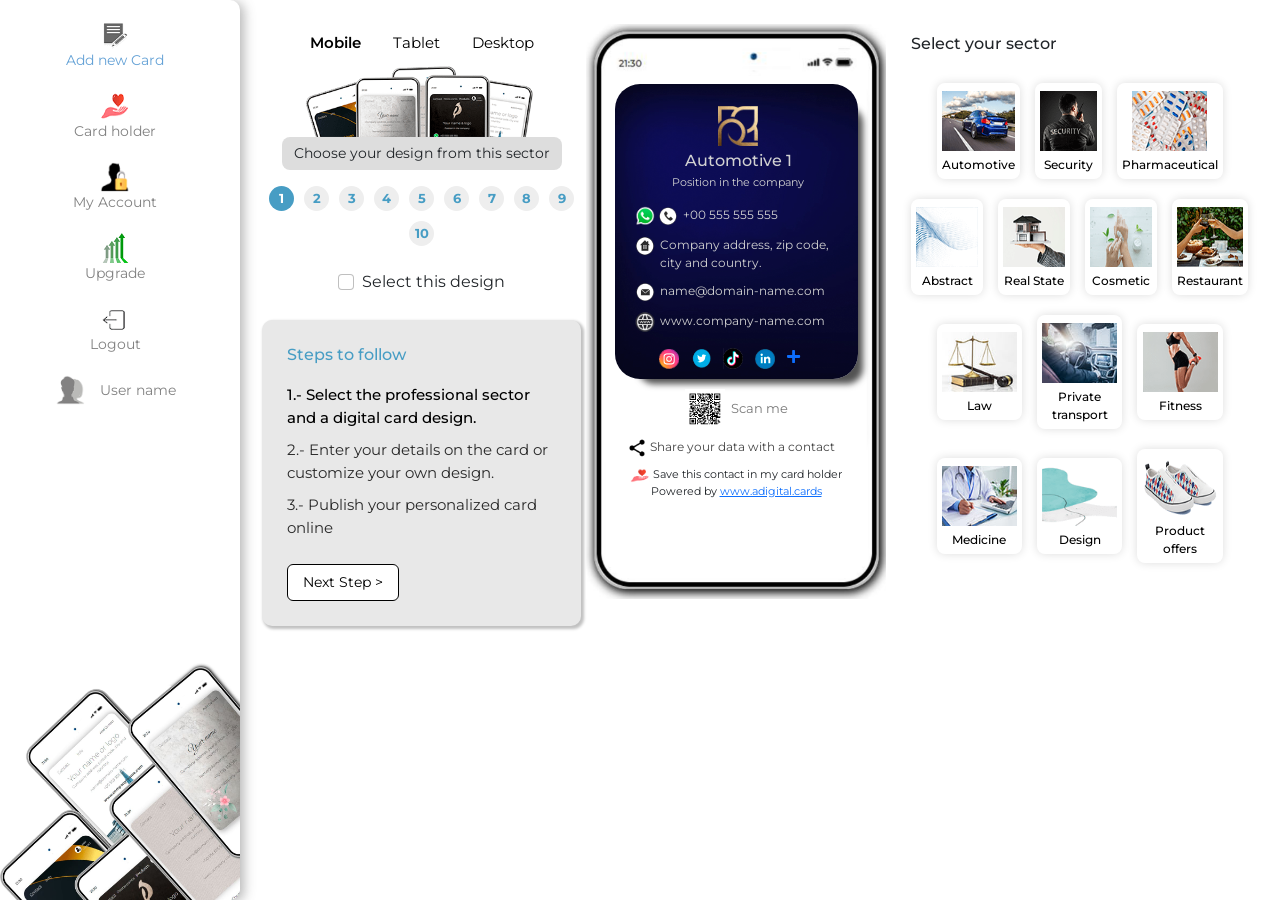
<file: index.html>
<!DOCTYPE html>
<html lang="en">
<head>
<meta charset="UTF-8">
<meta http-equiv="X-UA-Compatible" content="IE=edge">
<meta name="viewport" content="width=device-width, initial-scale=1.0">
<title>Add new card | aDigital Cards</title>
<!-- styleshet -->
<link href="https://fonts.googleapis.com/css2?family=Montserrat:ital,wght@0,300;0,400;0,500;0,600;0,700;1,600&display=swap" rel="stylesheet">
<link href="css/bootstrap.min.css" rel="stylesheet">
<link rel="stylesheet" href="css/all.min.css">
<link href="css/style.css" rel="stylesheet" type="text/css">
<link href="css/responsive.css" rel="stylesheet" type="text/css">
<link href="css/nice-select.css" rel="stylesheet" type="text/css">
<link href="css/bootstrap-tagsinput.css" rel="stylesheet"  type="text/css"/>
</head>
<body>
    <div class="wrapper">
        <div class="container-fluid">
            <div class="main-adital-card">
                <!-- Sidebar -->
                <nav class="sidebar sidebar-menu">

                    <!-- close sidebar menu -->
                    <div class="dismiss">
                        <i class="fas fa-arrow-left"></i>
                    </div>

                    <div class="logo">

                    </div>

                    <ul class="list-unstyled menu-elements">
                        <li class="active">
                            <a class="scroll-link" href="add-new-card.html"><img src="images/NewCardIcon_1NewCardIcon.png"><span>Add new Card</span></a>
                        </li>
                        <li>
                            <a class="scroll-link" href="cardholder.html"><img src="images/MyCardsIcon.png"><span>Card holder</span></a></a>
                        </li>
                        <li>
                            <a class="scroll-link" href="account.html"><img src="images/myAccount.png"><span>My Account</span></a>
                        </li>
                        <li>
                            <a class="scroll-link" href="upgrade.html"><img src="images/upgrade_1upgrade.png" width="35px"><span>Upgrade</span></a>
                        </li>
                        <li>
                            <a class="scroll-link" href="#"><img src="images/Logout_1Logout.png"><span>Logout</span></a>
                        </li>
                        <li>
                            <a class="scroll-link" href="#"><img src="images/iconUse.png" width="35px"><span>User name</span></a>
                        </li>
                    </ul>
                </nav>
                <!-- End sidebar -->

                <!-- Content -->
                <div class="content">
                    <!-- open sidebar menu -->
                    <a class="btn btn-primary btn-customized open-menu" href="#" role="button">
                        <i class="fas fa-bars"></i>
                    </a>
                    <div class="col-lg-12 col-xl-12 col-md-12 clkfn">
                        <div class="top-drop">
                            <h6>Add new digital card</h6>
                            <div class="slctCls">
                                <div class="dropdown">
                                    <a class="btn btn-secondary dropdown-toggle" href="#" role="button" data-bs-toggle="dropdown" aria-expanded="false">
                                      Steps to follow, touch here
                                    </a>
                                    <div class="steps-follow mt-4 dropdown-menu">
                                        <h6>Steps to follow</h6>

                                        <ul class="steps">
                                            <li>1.- Select the professional sector and a digital card design.</li>
                                            <li>2.- Enter your details on the card or customize your own design.</li>
                                            <li>3.- Publish your personalized card online</li>
                                        </ul>

                                        <a href="personalized-design.html" class="btn btn-light stepsbtn">Next Step &gt;</a>
                                    </div>
                                </div>
                                <div class="dropdown">
                                    <a class="btn btn-secondary dropdown-toggle" href="#" role="button" data-bs-toggle="dropdown" aria-expanded="false">
                                      Select your sector, touch here
                                    </a>
                                    <div class="select-sector dropdown-menu">
                                        <h5>Select your sector:</h5>
                                        <div class="sector-block Select-card">
                                            <div class="cardsbox active">
                                                <a href="#"  class="automotive">
                                                    <img src="images/automotive_1automotive.png">
                                                    <span>Automotive</span>
                                                </a>
                                            </div>

                                            <div class="cardsbox">
                                                <a href="#"  class="security">
                                                    <img src="images/security_1security.png">
                                                    <span>Security</span>
                                                </a>
                                            </div>
                                            <div class="cardsbox">
                                                <a href="#"  class="pharmaceutical">
                                                    <img src="images/pharmaceutical_1pharmaceutical.png">
                                                    <span>Pharmaceutical</span>
                                                </a>
                                            </div>
                                        </div>
                                        <div class="sector-block">
                                            <div class="cardsbox">
                                                <a href="#"  class="abstract">
                                                    <img src="images/abstract_1abstract.png">
                                                    <span>Abstract</span>
                                                </a>
                                            </div>
                                            <div class="cardsbox">
                                                <a href="#"  class="realstate">
                                                    <img src="images/realstate_1realstate.png">
                                                    <span>Real State</span>
                                                </a>
                                            </div>
                                            <div class="cardsbox">
                                                <a href="#"  class="cosmetic">
                                                    <img src="images/cosmetical_1cosmetical.png">
                                                    <span>Cosmetic</span>
                                                </a>
                                            </div>
                                            <div class="cardsbox">
                                                <a href="#"  class="restaurant">
                                                    <img src="images/restaurant_1restaurant.png">
                                                    <span>Restaurant</span>
                                                </a>
                                            </div>
                                        </div>
                                        <div class="sector-block Select-card">
                                            <div class="cardsbox">
                                                <a href="#"  class="law">
                                                    <img src="images/law_1law.jpg">
                                                    <span>Law</span>
                                                </a>
                                            </div>
                                            <div class="cardsbox">
                                                <a href="#"  class="privatetransport">
                                                    <img src="images/private_1private.jpg">
                                                    <span>Private transport</span>
                                                </a>
                                            </div>
                                            <div class="cardsbox">
                                                <a href="#"  class="fitness">
                                                    <img src="images/fitness_1fitness.png">
                                                    <span>Fitness</span>
                                                </a>
                                            </div>
                                        </div>
                                        <div class="sector-block Select-card">
                                            <div class="cardsbox">
                                                <a href="#"  class="medicine‍">
                                                    <img src="images/medicina_1medicina.jpg">
                                                    <span>Medicine‍</span>
                                                </a>
                                            </div>
                                            <div class="cardsbox">
                                                <a href="#" class="design">
                                                    <img src="images/design_1design.png">
                                                    <span>Design</span>
                                                </a>
                                            </div>
                                            <div class="cardsbox">
                                                <a href="#" class="productoffers">
                                                    <img src="images/productos.png">
                                                    <span>Product offers</span>
                                                </a>
                                            </div>
                                        </div>
                                    </div>
                                </div>
                            </div>
                        </div>
                        <div class="row py-4 mvp">
                            <div class="col-xl-4 col-lg-4 col-md-5">
                                <div class="left-card-block">
                                    <div class="select-device">

                                        <ul class="nav nav-tabs">
                                            <li class="nav-item">
                                            <a class="nav-link active mtb" data-bs-toggle="tab" href="#mobile">Mobile</a>
                                            </li>
                                            <li class="nav-item">
                                            <a class="nav-link tatb" data-bs-toggle="tab" href="#tablet">Tablet</a>
                                            </li>
                                            <li class="nav-item">
                                            <a class="nav-link dsktb" data-bs-toggle="tab" href="#desktop">Desktop</a>
                                            </li>
                                        </ul>
                                        <div class="mvrot">
                                            <div class="mvrotIner1">
                                                <div class="scren-img">
                                                    <img src="images/ChooseYourDesign.png" />
                                                </div>
                                                <p class="choose-ct">Choose your design from this sector</p>
                                            </div>
                                            <div class="mvrotIner2">
                                                <ul class="num-list">
                                                    <li class="automotive"><a class="active" href="#">1</a></li>
                                                    <li class="automotive"><a href="#">2</a></li>
                                                    <li class="automotive"><a href="#">3</a></li>
                                                    <li class="automotive"><a href="#">4</a></li>
                                                    <li class="automotive"><a href="#">5</a></li>
                                                    <li class="automotive"><a href="#">6</a></li>
                                                    <li class="automotive"><a href="#">7</a></li>
                                                    <li class="automotive"><a href="#">8</a></li>
                                                    <li class="automotive"><a href="#">9</a></li>
                                                    <li class="automotive"><a href="#">10</a></li>
                                                </ul>

                                                <div class="form-check mt-4 slt-desn">
                                                    <label class="form-check-label">
                                                    <input class="form-check-input" type="checkbox" id="checkdesign" name="option1" value="something">
                                                    Select this design</label>
                                                    <p class="checkError">Please click on the checkbox before proceeding to the next step.</p>
                                                </div>
                                            </div>
                                        </div>

                                        <div class="steps-follow mt-4">
                                            <h6>Steps to follow</h6>

                                            <ul class="steps">
                                                <li class="steps-1 active">1.- Select the professional sector and a digital card design.</li>
                                                <li class="steps-2">2.- Enter your details on the card or customize your own design.</li>
                                                <li class="steps-3">3.- Publish your personalized card online</li>
                                            </ul>

                                            <a href="#" class="btn btn-light stepsbtn">Next Step &gt;</a>
                                            <a href="#" class="btn btn-light stepsbtnFinish">Next Step &gt;</a>
                                        </div>

                                    </div>
                                </div>
                            </div>
                            <div class="col-xl-8 col-lg-8  col-md-7">
                                <div class="right-card-block">
                                    <div class="row">
                                        <div class="col-lg-12">
                                            <div class="screen-device-blok">
                                                <div class="tab-content">
                                                    <div class="tab-pane active" id="mobile">
                                                        <div class="row">
                                                            <div class="col-xl-5 col-lg-5 col-md-6">
                                                                <div class="mobile-device">
                                                                    <iframe class="mobile-frame cardDesign" src="card.html"></iframe>
                                                                </div>
                                                            </div>
                                                            <div class="col-xl-7 col-lg-7 col-md-6">
                                                                <div class="select-sector">
                                                                    <h5>Select your sector</h5>
                                                                    <div class="sector-block Select-card">
                                                                        <div class="cardsbox active">
                                                                            <a href="#" class="automotive">
                                                                                <img src="images/automotive_1automotive.png">
                                                                                <span>Automotive</span>
                                                                            </a>
                                                                        </div>

                                                                        <div class="cardsbox">
                                                                            <a href="#" class="security">
                                                                                <img src="images/security_1security.png">
                                                                                <span>Security</span>
                                                                            </a>
                                                                        </div>
                                                                        <div class="cardsbox">
                                                                            <a href="#" class="pharmaceutical">
                                                                                <img src="images/pharmaceutical_1pharmaceutical.png">
                                                                                <span>Pharmaceutical</span>
                                                                            </a>
                                                                        </div>
                                                                    </div>
                                                                    <div class="sector-block">
                                                                        <div class="cardsbox">
                                                                            <a href="#" class="abstract">
                                                                                <img src="images/abstract_1abstract.png">
                                                                                <span>Abstract</span>
                                                                            </a>
                                                                        </div>
                                                                        <div class="cardsbox">
                                                                            <a href="#" class="realstate">
                                                                                <img src="images/realstate_1realstate.png">
                                                                                <span>Real State</span>
                                                                            </a>
                                                                        </div>
                                                                        <div class="cardsbox">
                                                                            <a href="#" class="cosmetic">
                                                                                <img src="images/cosmetical_1cosmetical.png">
                                                                                <span>Cosmetic</span>
                                                                            </a>
                                                                        </div>
                                                                        <div class="cardsbox">
                                                                            <a href="#" class="restaurant">
                                                                                <img src="images/restaurant_1restaurant.png">
                                                                                <span>Restaurant</span>
                                                                            </a>
                                                                        </div>
                                                                    </div>
                                                                    <div class="sector-block Select-card">
                                                                        <div class="cardsbox">
                                                                            <a href="#" class="law">
                                                                                <img src="images/law_1law.jpg">
                                                                                <span>Law</span>
                                                                            </a>
                                                                        </div>
                                                                        <div class="cardsbox">
                                                                            <a href="#" class="privatetransport">
                                                                                <img src="images/private_1private.jpg">
                                                                                <span>Private transport</span>
                                                                            </a>
                                                                        </div>
                                                                        <div class="cardsbox">
                                                                            <a href="#" class="fitness">
                                                                                <img src="images/fitness_1fitness.png">
                                                                                <span>Fitness</span>
                                                                            </a>
                                                                        </div>
                                                                    </div>
                                                                    <div class="sector-block Select-card">
                                                                        <div class="cardsbox">
                                                                            <a href="#" class="medicine‍">
                                                                                <img src="images/medicina_1medicina.jpg">
                                                                                <span>Medicine‍</span>
                                                                            </a>
                                                                        </div>
                                                                        <div class="cardsbox">
                                                                            <a href="#" class="design">
                                                                                <img src="images/design_1design.png">
                                                                                <span>Design</span>
                                                                            </a>
                                                                        </div>
                                                                        <div class="cardsbox">
                                                                            <a href="#" class="productoffers">
                                                                                <img src="images/productos.png">
                                                                                <span>Product offers</span>
                                                                            </a>
                                                                        </div>
                                                                    </div>
                                                                </div>

                                                            </div>
                                                        </div>
                                                    </div>
                                                    <div class="tab-pane fade" id="tablet">
                                                        <div class="tablet-device">
                                                                <iframe class="tab-frame cardDesign" src="card.html"></iframe>
                                                        </div>
                                                    </div>
                                                    <div class="tab-pane fade" id="desktop">
                                                        <div class="desktop-device">
                                                            <iframe class="desktop-frame cardDesign" src="card.html"></iframe>
                                                        </div>
                                                    </div>
                                                </div>
                                            </div>
                                        </div>

                                    </div>

                                </div>
                            </div>
                        </div>
                    </div>
                </div>
                <!-- End content -->
            </div>
        </div>
    </div>

<!-- js     -->
<script src="js/jquery-3.6.1.min.js"></script>
<script src="js/bootstrap.bundle.min.js"></script>
<script src="js/all.min.js"></script>
<script src="js/bootstrap-tagsinput.min.js"></script>
<script src="js/jquery.nice-select.min.js"></script>
<script src="js/main.js"></script>
</body>
</html>
</file>
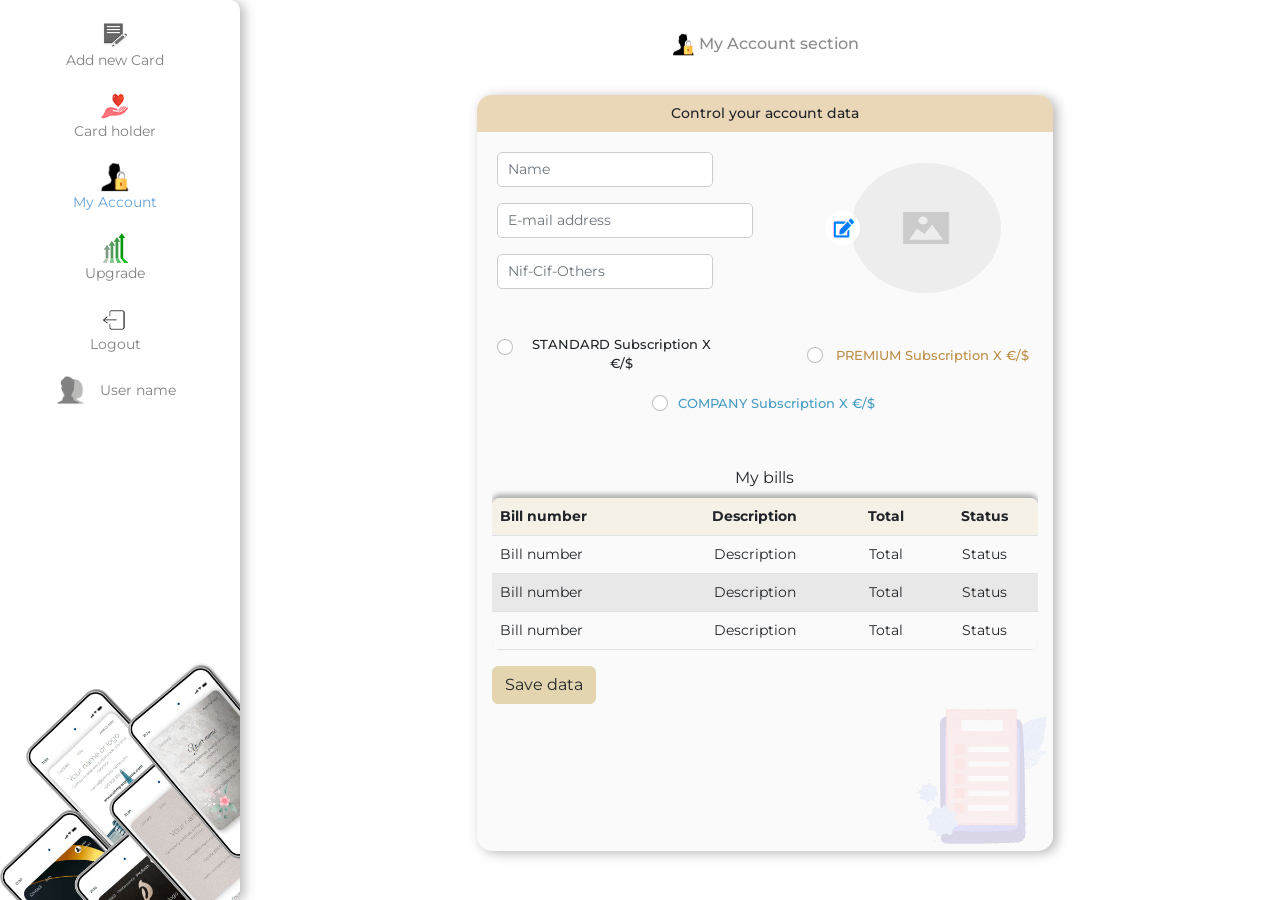
<file: account.html>
<!DOCTYPE html>
<html lang="en">
<head>
<meta charset="UTF-8">
<meta http-equiv="X-UA-Compatible" content="IE=edge">
<meta name="viewport" content="width=device-width, initial-scale=1.0">
<title>My account | aDigital Cards</title>
<!-- styleshet -->
<link href="https://fonts.googleapis.com/css2?family=Montserrat:ital,wght@0,300;0,400;0,500;0,600;0,700;1,600&display=swap" rel="stylesheet">
<link href="css/bootstrap.min.css" rel="stylesheet">
<link rel="stylesheet" href="css/all.min.css">
<link href="css/style.css" rel="stylesheet" type="text/css">
<link href="css/responsive.css" rel="stylesheet" type="text/css">
<link href="css/nice-select.css" rel="stylesheet" type="text/css">
<link href="css/bootstrap-tagsinput.css" rel="stylesheet"  type="text/css"/>
</head>
<body>
    <div class="wrapper">
        <div class="container-fluid">
            <div class="main-adital-card">
                <!-- Sidebar -->
                <nav class="sidebar sidebar-menu">

                    <!-- close sidebar menu -->
                    <div class="dismiss">
                        <i class="fas fa-arrow-left"></i>
                    </div>

                    <div class="logo">

                    </div>

                    <ul class="list-unstyled menu-elements">
                        <li >
                            <a class="scroll-link" href="add-new-card.html"><img src="images/NewCardIcon_1NewCardIcon.png"><span>Add new Card</span></a>
                        </li>
                        <li>
                            <a class="scroll-link" href="cardholder.html"><img src="images/MyCardsIcon.png"><span>Card holder</span></a></a>
                        </li>
                        <li class="active">
                            <a class="scroll-link" href="account.html"><img src="images/myAccount.png"><span>My Account</span></a>
                        </li>
                        <li>
                            <a class="scroll-link" href="upgrade.html"><img src="images/upgrade_1upgrade.png" width="35px"><span>Upgrade</span></a>
                        </li>
                        <li>
                            <a class="scroll-link" href="#"><img src="images/Logout_1Logout.png"><span>Logout</span></a>
                        </li>
                        <li>
                            <a class="scroll-link" href="#"><img src="images/iconUse.png" width="35px"><span>User name</span></a>
                        </li>
                    </ul>
                </nav>
                <!-- End sidebar -->

                <!-- Content -->
                <div class="content">
                    <!-- open sidebar menu -->
                    <a class="btn btn-primary btn-customized open-menu" href="#" role="button">
                        <i class="fas fa-bars"></i>
                    </a>
                    <div class="col-lg-12 col-xl-12 col-md-12">
                        <div class="cardholder-heading">
                            <h6><img  class="bticons" src="images/myAccount.png" width="23px" alt="My Cards" /> My Account section</h6>
                        </div>
                        <div class="row py-4 mvp myacont">
                            <div class="col-xl-7 col-lg-8 col-md-10">
                                <div class="left-cardholder-block">
                                    <div class="left-card-title">
                                        <h6>Control your account data</h6>
                                    </div>
                                    <div class="card-content">
                                        <form action="">
                                            <div class="tp-cont">
                                                <div class="lft-tp-cont">
                                                    <div class="mb-3">
                                                        <input type="text" class="form-control" placeholder="Name">
                                                    </div>
                                                    <div class="mb-3">
                                                        <input type="email" class="form-control" placeholder="E-mail address">
                                                    </div>
                                                    <div class="mb-3">
                                                        <input type="text" class="form-control" placeholder="Nif-Cif-Others">
                                                    </div>
                                                </div>
                                                <div class="rght-tp-cont">
                                                    <div class="prf-img">
                                                        <div class="upload">
                                                            <input class="form-control form-control-sm" id="formFileSm" type="file">
                                                            <img src="images/iconEditar_1iconEditar.png" class="upld-img">
                                                        </div>
                                                        <img src="images/defaultprofile.png" class="defaultprofile">
                                                    </div>
                                                </div>
                                                <div class="btm-tp-cont">
                                                    <div class="mb-3 form-check standard"  data-bs-toggle="modal" data-bs-target="#standard">
                                                        <input class="form-check-input" type="radio" name="flexRadioDefault" id="flexRadioDefault1">
                                                        <label class="form-check-label" for="flexRadioDefault1">
                                                            STANDARD Subscription X €/$
                                                        </label>
                                                    </div>
                                                    <div class="mb-3 form-check premimum"  data-bs-toggle="modal" data-bs-target="#premimum">
                                                        <input class="form-check-input" type="radio" name="flexRadioDefault" id="flexRadioDefault2">
                                                        <label class="form-check-label" for="flexRadioDefault2">
                                                            PREMIUM Subscription X €/$
                                                        </label>
                                                    </div>
                                                    <div class="mb-3 form-check company" data-bs-toggle="modal" data-bs-target="#company">
                                                        <input class="form-check-input" type="radio" name="flexRadioDefault" id="flexRadioDefault3">
                                                        <label class="form-check-label" for="flexRadioDefault3">
                                                            COMPANY Subscription X €/$
                                                        </label>
                                                    </div>
                                                </div>
                                            </div>
                                            <div class="card-list bill">
                                                <div class="table-responsive">
                                                    <p>My bills</p>
                                                    <table class="table align-middle">
                                                      <thead>
                                                        <tr>
                                                            <th>Bill number</th>
                                                            <th>Description</th>
                                                            <th>Total</th>
                                                            <th>Status</th>
                                                        </tr>
                                                      </thead>
                                                      <tbody>
                                                        <tr>
                                                            <td>Bill number</td>
                                                            <td>Description</td>
                                                            <td>Total</td>
                                                            <td>Status</td>
                                                        </tr>
                                                        <tr>
                                                            <td>Bill number</td>
                                                            <td>Description</td>
                                                            <td>Total</td>
                                                            <td>Status</td>
                                                        </tr>
                                                        <tr>
                                                            <td>Bill number</td>
                                                            <td>Description</td>
                                                            <td>Total</td>
                                                            <td>Status</td>
                                                        </tr>
                                                      </tbody>
                                                    </table>
                                                </div>
                                                <button type="submit" class="btn btn-primary">Save data</button>
                                            </div>
                                        </form>
                                    </div>
                                </div>
                            </div>
                        </div>
                    </div>
                </div>
                <!-- End content -->
                <div class="pymentmdol">
                     <!-- Modal -->
                    <div class="modal fade" id="standard" data-bs-backdrop="static" data-bs-keyboard="false" tabindex="-1" aria-labelledby="staticBackdropLabel" aria-hidden="true">
                        <div class="modal-dialog  modal-dialog-centered">
                        <div class="modal-content">
                            <div class="modal-header">
                            <button type="button" class="btn-close" data-bs-dismiss="modal" aria-label="Close"></button>
                            </div>
                            <div class="modal-body">
                                <p>Subscription Standard: PRICE X</p>
                                <p>Subscription time: XX mounths</p>
                                <a href="#"><img src="images/paypal.png"></a>
                                <a href="#"><img src="images/sofort.png"></a>
                                <a href="#"><img src="images/tarjeta.png"></a>
                                <img class="powerbypaypal" src="images/powerbypaypal.png">
                            </div>
                        </div>
                        </div>
                    </div>
                    <!-- Modal -->
                    <div class="modal fade" id="premimum" data-bs-backdrop="static" data-bs-keyboard="false" tabindex="-1" aria-labelledby="staticBackdropLabel" aria-hidden="true">
                        <div class="modal-dialog  modal-dialog-centered">
                        <div class="modal-content">
                            <div class="modal-header">
                            <button type="button" class="btn-close" data-bs-dismiss="modal" aria-label="Close"></button>
                            </div>
                            <div class="modal-body">
                                <p>Subscription Premimum: PRICE X</p>
                                <p>Subscription time: XX mounths</p>
                                <a href="#"><img clas="paypal" src="images/paypal.png"></a>
                                <a href="#"><img clas="sofort" src="images/sofort.png"></a>
                                <a href="#"><img clas="tarjeta" src="images/tarjeta.png"></a>
                                <img class="powerbypaypal" src="images/powerbypaypal.png">
                            </div>
                        </div>
                        </div>
                    </div>
                    <!-- Modal -->
                    <div class="modal fade" id="company" data-bs-backdrop="static" data-bs-keyboard="false" tabindex="-1" aria-labelledby="staticBackdropLabel" aria-hidden="true">
                        <div class="modal-dialog  modal-dialog-centered">
                        <div class="modal-content">
                            <div class="modal-header">
                            <button type="button" class="btn-close" data-bs-dismiss="modal" aria-label="Close"></button>
                            </div>
                            <div class="modal-body">
                                <p>Subscription Company: PRICE X</p>
                                <p>Subscription time: XX mounths</p>
                                <a href="#"><img clas="paypal" src="images/paypal.png"></a>
                                <a href="#"><img clas="sofort" src="images/sofort.png"></a>
                                <a href="#"><img clas="tarjeta" src="images/tarjeta.png"></a>
                                <img class="powerbypaypal" src="images/powerbypaypal.png">
                            </div>
                        </div>
                        </div>
                    </div>
                </div>
            </div>
        </div>
    </div>
<!-- js     -->
<script src="js/jquery-3.6.1.min.js"></script>
<script src="js/bootstrap.bundle.min.js"></script>
<script src="js/all.min.js"></script>
<script src="js/bootstrap-tagsinput.min.js"></script>
<script src="js/jquery.nice-select.min.js"></script>
<script src="js/main.js"></script>
</body>
</html>
</file>
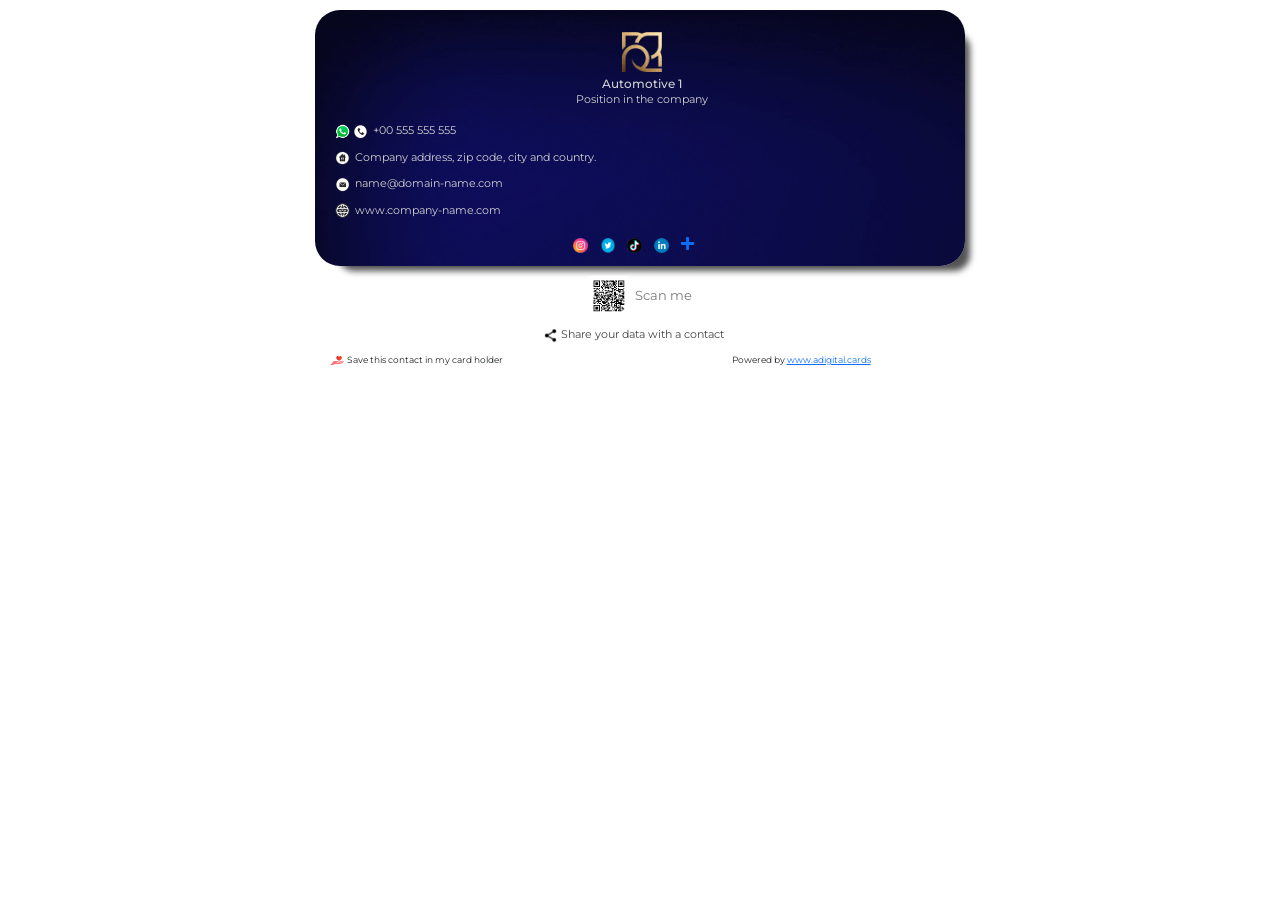
<file: card.html>
<!DOCTYPE html>
<html lang="en">
<head>
<meta charset="UTF-8">
<meta http-equiv="X-UA-Compatible" content="IE=edge">
<meta name="viewport" content="width=device-width, initial-scale=1">
<title>aDigital Cards</title>
<!-- styleshet -->
<link href="https://fonts.googleapis.com/css2?family=Montserrat:ital,wght@0,300;0,400;0,500;0,600;0,700;1,600&display=swap" rel="stylesheet">
<link href="https://fonts.googleapis.com/css2?family=Lato:wght@300;400;700&display=swap" rel="stylesheet">
<link href="https://fonts.googleapis.com/css2?family=Abhaya+Libre:wght@400;500;600;700&display=swap" rel="stylesheet">
<link href="https://fonts.googleapis.com/css2?family=Merriweather+Sans:wght@300;400;500;600;700&display=swap" rel="stylesheet">
<link href="https://fonts.googleapis.com/css2?family=Alegreya+Sans:wght@300;400;500;700&display=swap" rel="stylesheet">
<link href="https://fonts.googleapis.com/css2?family=Aleo:wght@300;400;700&display=swap" rel="stylesheet">
<link href="css/bootstrap.min.css" rel="stylesheet">
<link rel="stylesheet" href="css/all.min.css">
<link href="css/style.css" rel="stylesheet" type="text/css">
<link href="css/responsive.css" rel="stylesheet" type="text/css">
</head>
<body class="automotivecard1">
 <div class="desktop-content">

    <div class="main-desktop-block main-mobile-block main-tab-block">

        <div class="body-content">
            <div class="main-card-block deskblock">
                <div class="tp-tabs-btn">
                    <div class="tb-cont-1">
                        <a href="#" id="contactEdit" class="crdEditbtns"  data-bs-toggle="modal" data-bs-target="#editOption"><img src="images/iconEditar_1iconEditar.png"></a>
                        <p>Contact</p>
                    </div>
                    <div class="tb-cont-1">
                        <a href="#" id="moreEdit"  class="crdEditbtns"  data-bs-toggle="modal" data-bs-target="#editOption"><img src="images/iconEditar_1iconEditar.png"></a>
                        <p>More</p>
                    </div>
                    <div class="tb-cont-1">
                        <a href="#" id="infoEdit"  class="crdEditbtns"  data-bs-toggle="modal" data-bs-target="#editOption"><img src="images/iconEditar_1iconEditar.png"></a>
                        <p></p>
                    </div>
                </div>
                <div class="tabs-contn1">
                    <div class="logo">
                        <a href="#" id="logoEdit"  class="crdEditbtns"  data-bs-toggle="modal" data-bs-target="#editOption"><img src="images/iconEditar_1iconEditar.png"></a>
                        <a href="#"><img src="images/logoDesign2-2.png"></a>
                        <a href="#" id="bgEdit"  class="crdEditbtns"  data-bs-toggle="modal" data-bs-target="#editOption"><img src="images/iconEditar_1iconEditar.png"></a>
                    </div>
                    <h4 class="titlesec">
                        <a href="#" id="titleEdit"  class="crdEditbtns"  data-bs-toggle="modal" data-bs-target="#editOption"><img src="images/iconEditar_1iconEditar.png"></a>
                        <span class="ttlcls">Automotive 1</span>
                        <br>
                        <a href="#" id="positionEdit"  class="crdEditbtns"  data-bs-toggle="modal" data-bs-target="#editOption"><img src="images/iconEditar_1iconEditar.png"></a>
                        <span class="pstcls">Position in the company</span>
                    </h4>

                    <ul class="details-list mt-3">
                        <li>
                            <a href="tel:+34653365074">
                                <span class="contIcons"><img src="images/whatsapp-icon.png"> <img src="images/phone-icon.png"></span> <span>+00 555 555 555</span>
                            </a>
                            <a href="#" id="pnumberEdit"  class="crdEditbtns"  data-bs-toggle="modal" data-bs-target="#editOption"><img src="images/iconEditar_1iconEditar.png"></a>
                        </li>
                        <li>
                            <a href="#"><span class="contIcons"><img src="images/home-icon.png"></span>
                                <span>Company address, zip code, city and country.</span>
                            </a>
                            <a href="#" id="addressEdit"  class="crdEditbtns"  data-bs-toggle="modal" data-bs-target="#editOption"><img style="width: 30px !important" src="images/iconEditar_1iconEditar.png"></a>
                        </li>
                        <li>
                            <a href="mailto:name@domain-name.com"><span class="contIcons"><img src="images/Emailicono.png"></span>
                                <span>name@domain-name.com</span>
                            </a>
                            <a href="#" id="emailEdit"  class="crdEditbtns"  data-bs-toggle="modal" data-bs-target="#editOption"><img src="images/iconEditar_1iconEditar.png"></a>
                        </li>
                        <li>
                            <a href="www.company-name.com">
                            <span class="contIcons"><img src="images/web-icon1.png"></span> <span>www.company-name.com</span>
                            </a>
                            <a href="#" id="websiteEdit"  class="crdEditbtns"  data-bs-toggle="modal" data-bs-target="#editOption"><img src="images/iconEditar_1iconEditar.png"></a>
                        </li>
                    </ul>

                    <ul class="social-link">
                        <li><a href="#"><img src="images/instagram.png" alt="instagram"></a></li>
                        <li><a href="#"><img src="images/twitter.png" alt="instagram"></a></li>
                        <li><a href="#"><img src="images/ticktok.png" alt="instagram"></a></li>
                        <li><a href="#"><img src="images/linkedin.png" alt="instagram"></a></li>
                        <li><a href="#"><i class="fa fa-plus"></i></a></li>
                        <li><a href="#" id="socialEdit"  class="crdEditbtns"  data-bs-toggle="modal" data-bs-target="#editOption"><img src="images/iconEditar_1iconEditar.png"></a></li>
                    </ul>
                </div>
                <div class="tabs-contn2" style="display:none;">
                    <div class="descr">
                        <div class="descr1">
                            <p>Description 1</p>
                            <a href="#" id="descr1Edit"  class="crdEditbtns"  data-bs-toggle="modal" data-bs-target="#editOption"><img src="images/iconEditar_1iconEditar.png"></a>
                        </div>
                        <div class="descr1">
                            <p>Description 2</p>
                            <a href="#" id="descr2Edit"  class="crdEditbtns"  data-bs-toggle="modal" data-bs-target="#editOption"><img src="images/iconEditar_1iconEditar.png"></a>
                        </div>
                        <div class="descr1">
                            <p>Description 3</p>
                            <a href="#" id="descr3Edit"  class="crdEditbtns"  data-bs-toggle="modal" data-bs-target="#editOption"><img src="images/iconEditar_1iconEditar.png"></a>
                        </div>
                        <div class="descr1">
                            <p>Description 4</p>
                            <a href="#" id="descr4Edit"  class="crdEditbtns"  data-bs-toggle="modal" data-bs-target="#editOption"><img src="images/iconEditar_1iconEditar.png"></a>
                        </div>
                        <div class="descr1">
                            <p>Description 5</p>
                            <a href="#" id="descr5Edit"  class="crdEditbtns"  data-bs-toggle="modal" data-bs-target="#editOption"><img src="images/iconEditar_1iconEditar.png"></a>
                        </div>
                    </div>
                    <div class="video">
                        <a href="#" id="videoEdit"  class="crdEditbtns"  data-bs-toggle="modal" data-bs-target="#editOption"><img src="images/iconEditar_1iconEditar.png"></a>
                        <video width="100%" height="100%" controls>
                            <source src="https://www.w3schools.com/tags/movie.mp4" type="video/mp4">
                        </video>
                    </div>
                </div>
            </div>

            <div class="bottom-block-card">
                <div class="qr-scan d-flex">
                    <img src="images/qr-digitalcard.png" alt="scan" />
                    <span>Scan me</span>
                </div>

                <div class="dropdown share-data">
                    <a class="dropdown-toggle" data-bs-toggle="dropdown">
                        <img class="bticons" src="images/share.png" width="23px" alt="share" /> Share your data with a contact
                    </a>
                    <ul class="dropdown-menu">
                        <p class="bg-primary">When you have personalized your digital card you can share it:</p>
                        <div class="d-flex justify-content-center flex-wrap slinks">
                            <li><a class="dropdown-item" href="https://wa.me/+9134653365074" target="_blank"><img src="images/whatsapp-icon.png" width="32px" alt="whatsapp"> Whatsapp</a></li>
                            <li><a class="dropdown-item" href="#"><img src="images/telegram-iocn.png" width="28px" alt="Telegram"> Telegram</a></li>
                            <li><a class="dropdown-item" href="mailto:name@domain-name.com"><img src="images/emailShare.png" width="32px" alt="email share"> E-mail</a></li>
                        </div>
                    </ul>
                </div>
            </div>
            <div class="row deskfot">
                <div class="col-xl-6 col-lg-6 col-md-6">
                    <p><img  class="bticons" src="images/MyCardsIcon.png" width="23px" alt="My Cards" /> Save this contact in my card holder</p>
                </div>
                <div class="col-xl-6 col-lg-6 col-md-6">
                    <p class="text-center"><span>Powered by</span> <a href="#" class="powerlink" style="display:inline-block">www.adigital.cards</a></p>
                </div>
            </div>

        </div>
    </div>

     <!-- Modal -->
    <div class="modal fade" id="editOption" data-bs-backdrop="static" data-bs-keyboard="false" tabindex="-1" aria-labelledby="staticBackdropLabel" aria-hidden="true">
        <div class="modal-dialog  modal-dialog-centered">
             <div class="modal-content">
                 <div class="modal-header">
                    <h6>Edit Option</h6>
                    <button type="button" class="btn-close mdlclose" data-bs-dismiss="modal" aria-label="Close"></button>
                 </div>
                 <div class="modal-body">
                    <div class="socialedt"></div>
                    <div class="sclicn">
                        <div class="form-check form-switch">
                            <p><b>Show/Hide Icons</b></p>
                            <label class="form-check-label" for="displaySwitchIcon">Hide</label>
                            <input class="form-check-input" type="checkbox" role="switch" id="displaySwitchIcon" checked>
                            <label class="form-check-label" for="displaySwitchIcon">Show</label>
                        </div>
                    </div>
                    <div class="txtinp">
                        <input type="text" id="edtxt" class="form-control" placeholder="Enter the text">
                        <button type="button" class="btn btn-primary" id="saveFn">Save</button>
                    </div>
                    <div class="editsOptions">
                        <button type="button" class="colOpn" >Color</button>
                        <div class="dropdnCol setDeactv">
                            <div class="flex">
                                <div class="card">
                                  <div class="container">
                                    <div id="demo">
                                      <div justify="between" class="flex">
                                        <input placeholder="Insert Color Code" id="color-text" />
                                      </div>
                                      <div class="spacer"></div>
                                      <div id="picker"></div>
                                    </div>
                                  </div>
                                </div>
                            </div>
                        </div>
                        <button type="button"  class="fonOpn">Font</button>
                        <div class="dropdnFon setDeactv">
                            <div class="flex">
                                <div class="card">
                                  <div class="container">
                                    <div id="demo">
                                        <select class="form-select" id="slctFnt">
                                            <option>Select Font</option>
                                            <option value="'Abhaya Libre', serif">Abhaya Libre</option>
                                            <option value="'Alegreya Sans', sans-serif">Alegreya Sans</option>
                                            <option value="'Aleo', serif">Aleo</option>
                                            <option value="'Lato', sans-serif">Lato</option>
                                            <option value="'Merriweather Sans', sans-serif">Merriweather Sans</option>
                                            <option value="'Montserrat', sans-serif">Montserrat</option>
                                         </select>
                                        <!-- <select class="form-select" id="slctFntWeight">
                                            <option>Select Font Width</option>
                                            <option value="100">100</option>
                                            <option value="200">200</option>
                                            <option value="300">300</option>
                                            <option value="400">400</option>
                                            <option value="500">500</option>
                                            <option value="600">600</option>
                                            <option value="700">700</option>
                                        </select>
                                        <div class="mb-3">
                                            <input type="text" class="form-control" id="inputFontSize" placeholder="Font Size in px">
                                          </div> -->
                                    </div>
                                  </div>
                                </div>
                            </div>
                        </div>
                        <button type="button"  class="backOpn">Background</button>
                        <div class="dropdnBack setDeactv">
                            <div class="flex">
                                <div class="card">
                                  <div class="container">
                                    <div id="demo">
                                      <div justify="between" class="flex">
                                        <input placeholder="Insert Color Code" id="color-text" />
                                      </div>
                                      <div class="spacer"></div>
                                      <div id="picker2"></div>
                                    </div>
                                  </div>
                                </div>
                            </div>
                        </div>
                        <button type="button"  class="opctOpn">Opacity</button>
                        <div class="dropdnopct setDeactv">
                            <div class="flex">
                                <div class="card">
                                  <div class="container">
                                    <div id="demo">
                                        <label for="customRange3" class="form-label">Opacity</label>
                                        <input type="range" class="form-range" min="0" max="1" step="0.1" id="opacityRange">
                                    </div>
                                  </div>
                                </div>
                            </div>
                        </div>
                        <button type="button"  class="disOpn">Display</button>
                        <div class="dropdnDis setDeactv">
                            <div class="flex">
                                <div class="card">
                                  <div class="container">
                                    <div id="demo">
                                        <div class="form-check form-switch">
                                            <label class="form-check-label" for="displaySwitch">Hide</label>
                                            <input class="form-check-input" type="checkbox" role="switch" id="displaySwitch" checked>
                                            <label class="form-check-label" for="displaySwitch">Show</label>
                                        </div>
                                    </div>
                                  </div>
                                </div>
                            </div>
                        </div>
                    </div>
                 </div>
             </div>
        </div>
    </div>

</div>
<script src="js/jquery-3.6.1.min.js"></script>
<script src="js/bootstrap.bundle.min.js"></script>
<script src="js/all.min.js"></script>
<script type="module" src="js/index.js"></script>
</body>
</html>
</file>
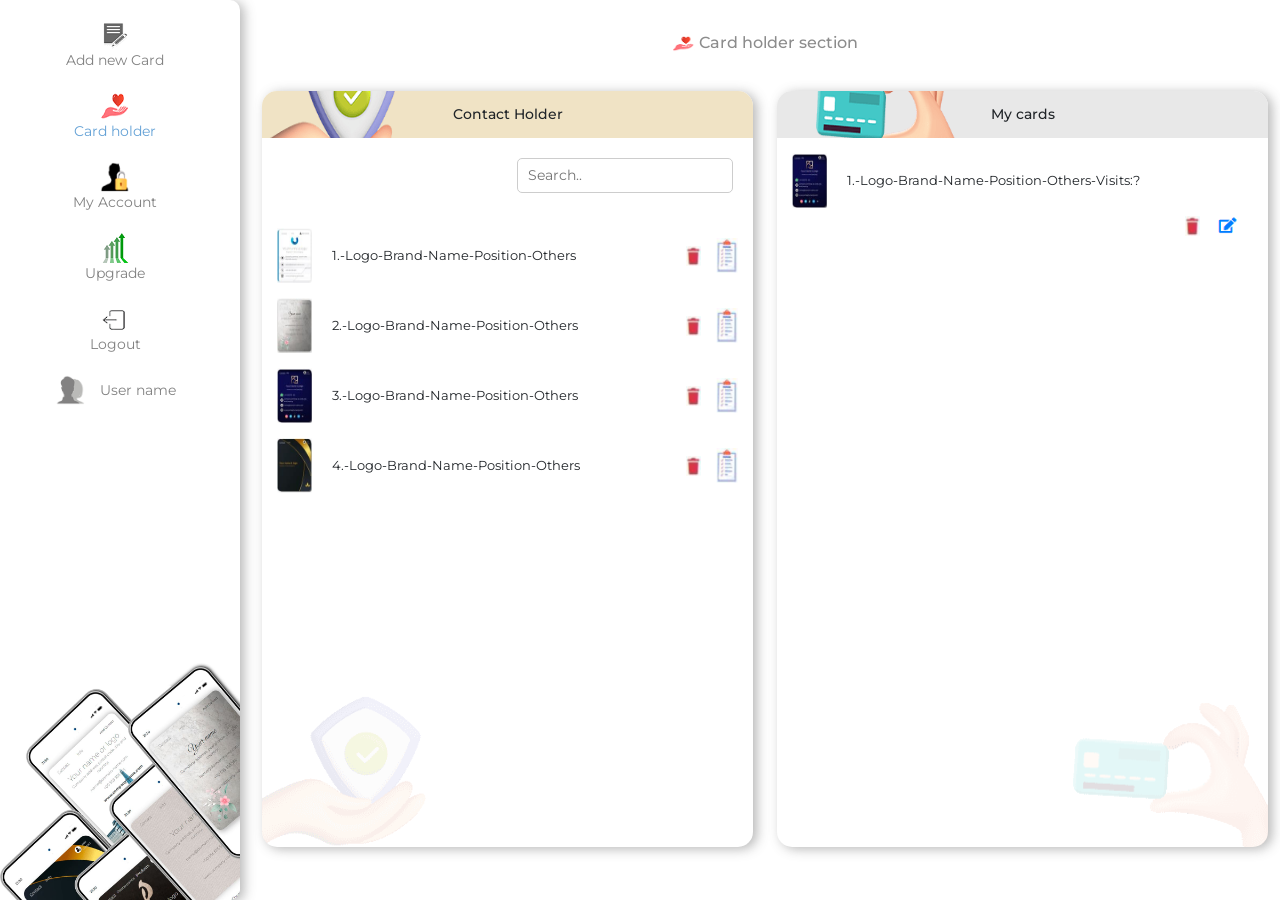
<file: cardholder.html>
<!DOCTYPE html>
<html lang="en">
<head>
<meta charset="UTF-8">
<meta http-equiv="X-UA-Compatible" content="IE=edge">
<meta name="viewport" content="width=device-width, initial-scale=1.0">
<title>Card holder | aDigital Cards</title>
<!-- styleshet -->
<link href="https://fonts.googleapis.com/css2?family=Montserrat:ital,wght@0,300;0,400;0,500;0,600;0,700;1,600&display=swap" rel="stylesheet">
<link href="css/bootstrap.min.css" rel="stylesheet">
<link rel="stylesheet" href="css/all.min.css">
<link href="css/style.css" rel="stylesheet" type="text/css">
<link href="css/responsive.css" rel="stylesheet" type="text/css">
<link href="css/nice-select.css" rel="stylesheet" type="text/css">
<link href="css/bootstrap-tagsinput.css" rel="stylesheet"  type="text/css"/>
</head>
<body>
    <div class="wrapper">
        <div class="container-fluid">
            <div class="main-adital-card">
                <!-- Sidebar -->
                <nav class="sidebar sidebar-menu">

                    <!-- close sidebar menu -->
                    <div class="dismiss">
                        <i class="fas fa-arrow-left"></i>
                    </div>

                    <div class="logo">

                    </div>

                    <ul class="list-unstyled menu-elements">
                        <li >
                            <a class="scroll-link" href="add-new-card.html"><img src="images/NewCardIcon_1NewCardIcon.png"><span>Add new Card</span></a>
                        </li>
                        <li class="active">
                            <a class="scroll-link" href="cardholder.html"><img src="images/MyCardsIcon.png"><span>Card holder</span></a></a>
                        </li>
                        <li>
                            <a class="scroll-link" href="account.html"><img src="images/myAccount.png"><span>My Account</span></a>
                        </li>
                        <li>
                            <a class="scroll-link" href="upgrade.html"><img src="images/upgrade_1upgrade.png" width="35px"><span>Upgrade</span></a>
                        </li>
                        <li>
                            <a class="scroll-link" href="#"><img src="images/Logout_1Logout.png"><span>Logout</span></a>
                        </li>
                        <li>
                            <a class="scroll-link" href="#"><img src="images/iconUse.png" width="35px"><span>User name</span></a>
                        </li>
                    </ul>
                </nav>
                <!-- End sidebar -->

                <!-- Content -->
                <div class="content">
                    <!-- open sidebar menu -->
                    <a class="btn btn-primary btn-customized open-menu" href="#" role="button">
                        <i class="fas fa-bars"></i>
                    </a>
                    <div class="col-lg-12 col-xl-12 col-md-12">
                        <div class="cardholder-heading">
                            <h6><img  class="bticons" src="images/MyCardsIcon.png" width="23px" alt="My Cards" /> Card holder section</h6>
                        </div>
                        <div class="row py-4 mvp">
                            <div class="col-xl-6 col-lg-6 col-md-12">
                                <div class="left-cardholder-block">
                                    <div class="left-card-title">
                                        <h6>Contact Holder</h6>
                                    </div>
                                    <div class="card-content">
                                        <div class="tp-cont">
                                            <div class="top-drop">
                                                <div class="slctCls">
                                                    <div class="dropdown">
                                                        <a class="btn btn-secondary dropdown-toggle" href="#" role="button" data-bs-toggle="dropdown" aria-expanded="false">
                                                          Steps your sector, touch here
                                                        </a>
                                                        <div class="steps-follow mt-4 dropdown-menu">
                                                            <ul class="steps">
                                                                <li>Option 1</li>
                                                                <li>Option 2</li>
                                                                <li>Option 3</li>
                                                            </ul>
                                                        </div>
                                                    </div>
                                                </div>
                                            </div>
                                            <div class="search-container">
                                                <form action="">
                                                    <input type="text" placeholder="Search.." name="search">
                                                </form>
                                            </div>
                                        </div>
                                        <div class="card-list">
                                            <div class="card-list-item">
                                                <div class="itm-lft">
                                                    <img class="cardimg" src="images/miniTarjeta2_1miniTarjeta2.jpg">
                                                    <p>1.-Logo-Brand-Name-Position-Others</p>
                                                </div>
                                                <div class="itm-rght">
                                                    <a href="#"><img class="delimg" src="images/delete.jpg"></a>
                                                    <a href="#" class="cmmt" data-bs-toggle="modal" data-bs-target="#staticBackdrop"><img class="comimg" src="images/comment.jpg"></a>
                                                </div>
                                            </div>
                                            <div class="card-list-item">
                                                <div class="itm-lft">
                                                    <img class="cardimg" src="images/miniTarjeta3_1miniTarjeta3.jpg">
                                                    <p>2.-Logo-Brand-Name-Position-Others</p>
                                                </div>
                                                <div class="itm-rght">
                                                    <a href="#"><img class="delimg" src="images/delete.jpg"></a>
                                                    <a href="#" class="cmmt" data-bs-toggle="modal" data-bs-target="#staticBackdrop"><img class="comimg" src="images/comment.jpg"></a>
                                                </div>
                                            </div>
                                            <div class="card-list-item">
                                                <div class="itm-lft">
                                                    <img class="cardimg" src="images/miniTarjeta1_1miniTarjeta1.jpg">
                                                    <p>3.-Logo-Brand-Name-Position-Others</p>
                                                </div>
                                                <div class="itm-rght">
                                                    <a href="#"><img class="delimg" src="images/delete.jpg"></a>
                                                    <a href="#" class="cmmt" data-bs-toggle="modal" data-bs-target="#staticBackdrop"><img class="comimg" src="images/comment.jpg"></a>
                                                </div>
                                            </div>
                                            <div class="card-list-item">
                                                <div class="itm-lft">
                                                    <img class="cardimg" src="images/mniTarjeta4_1mniTarjeta4.jpg">
                                                    <p>4.-Logo-Brand-Name-Position-Others</p>
                                                </div>
                                                <div class="itm-rght">
                                                    <a href="#"><img class="delimg" src="images/delete.jpg"></a>
                                                    <a href="#" class="cmmt" data-bs-toggle="modal" data-bs-target="#staticBackdrop"><img class="comimg" src="images/comment.jpg"></a>
                                                </div>
                                            </div>
                                            <!-- Modal -->
                                            <div class="modal fade" id="staticBackdrop" data-bs-backdrop="static" data-bs-keyboard="false" tabindex="-1" aria-labelledby="staticBackdropLabel" aria-hidden="true">
                                                <div class="modal-dialog  modal-dialog-centered">
                                                <div class="modal-content">
                                                    <div class="modal-header">
                                                    <button type="button" class="btn-close" data-bs-dismiss="modal" aria-label="Close"></button>
                                                    </div>
                                                    <div class="modal-body">
                                                        <form id="comments">
                                                            <div class="mb-3">
                                                              <textarea class="form-control" placeholder="Comments..."></textarea>
                                                            </div>
                                                            <button type="submit" class="btn btn-primary">Save</button>
                                                        </form>
                                                    </div>
                                                </div>
                                                </div>
                                            </div>
                                        </div>
                                    </div>
                                </div>
                            </div>
                            <div class="col-xl-6 col-lg-6  col-md-12">
                                <div class="right-cardholder-block">
                                    <div class="right-card-title">
                                        <h6>My cards</h6>
                                    </div>
                                    <div class="card-content">
                                        <div class="card-list">
                                            <div class="card-list-item">
                                                <div class="itm-lft">
                                                    <img class="cardimg" src="images/miniTarjeta1_1miniTarjeta1.jpg">
                                                    <p>1.-Logo-Brand-Name-Position-Others-Visits:?</p>
                                                </div>
                                               <div class="itm-rght">
                                                    <a href="#"><img class="delimg" src="images/delete.jpg"></a>
                                                    <a href="#" class="listedit"><img class="comimg" src="images/iconEditar_1iconEditar.png"></a>
                                                    <div class="top-drop">
                                                        <div class="slctCls">
                                                            <div class="dropdown">
                                                                <a class="btn btn-secondary dropdown-toggle" href="#" role="button" data-bs-toggle="dropdown" aria-expanded="false">
                                                                Who?
                                                                </a>
                                                                <div class="steps-follow mt-4 dropdown-menu">
                                                                    <p class="droptitl">This person has seen your card:</p>
                                                                    <ul class="steps">
                                                                        <li>
                                                                            <div class="card-list-item">
                                                                                <div class="itm-lft">
                                                                                    <img class="cardimg" src="images/miniTarjeta1_1miniTarjeta1.jpg">
                                                                                    <p>1.-Logo-Brand-Name-Position-Others</p>
                                                                                </div>
                                                                            </div>
                                                                        </li>
                                                                    </ul>
                                                                </div>
                                                            </div>
                                                        </div>
                                                    </div>
                                               </div>
                                            </div>
                                        </div>
                                    </div>
                                </div>
                            </div>
                        </div>
                    </div>
                </div>
                <!-- End content -->
            </div>
        </div>
    </div>



<!-- js     -->
<script src="js/jquery-3.6.1.min.js"></script>
<script src="js/bootstrap.bundle.min.js"></script>
<script src="js/all.min.js"></script>
<script src="js/bootstrap-tagsinput.min.js"></script>
<script src="js/jquery.nice-select.min.js"></script>
<script src="js/main.js"></script>
</body>
</html>
</file>
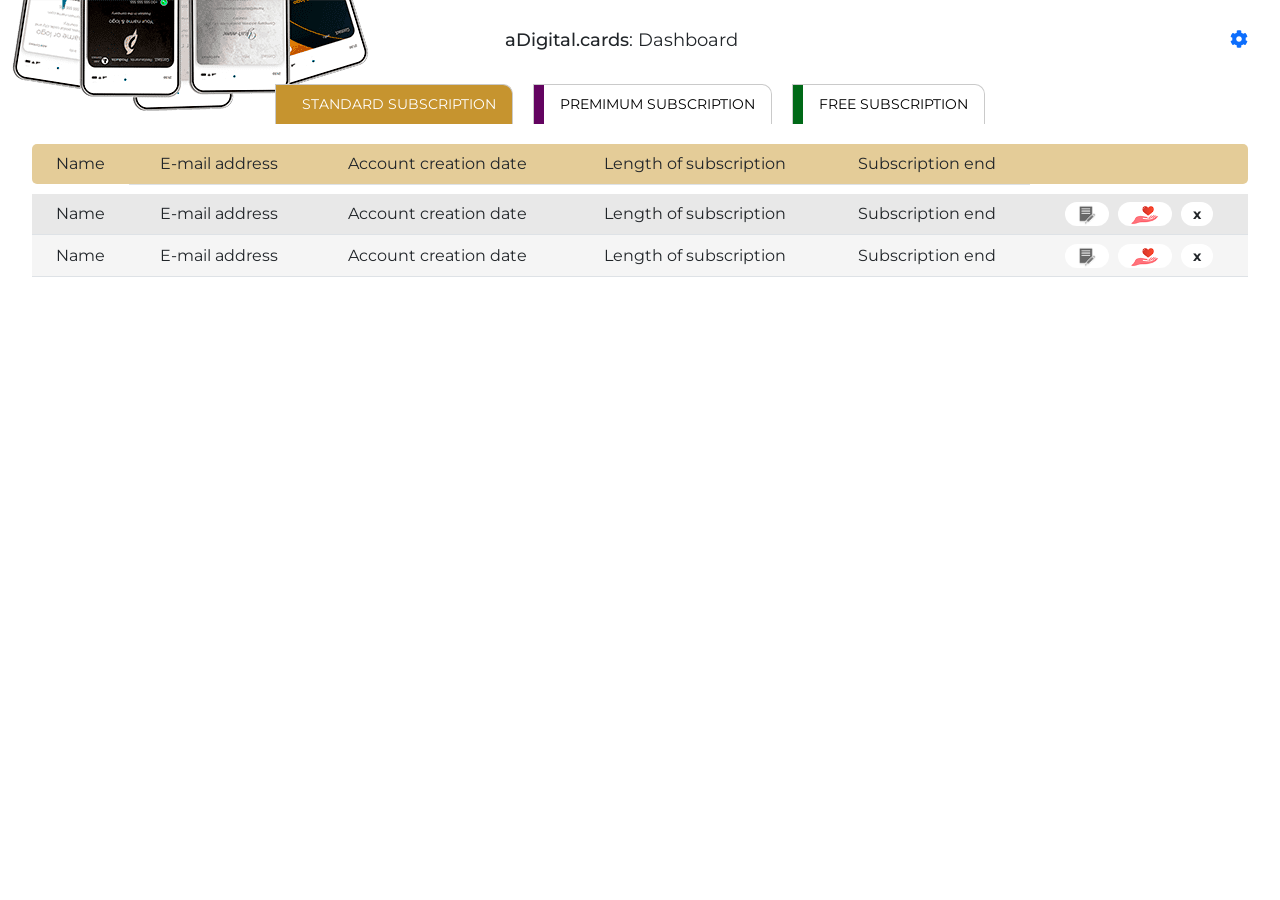
<file: dashboard.html>
<!DOCTYPE html>
<html lang="en">
<head>
<meta charset="UTF-8">
<meta http-equiv="X-UA-Compatible" content="IE=edge">
<meta name="viewport" content="width=device-width, initial-scale=1.0">
<title>Add new card | aDigital Cards</title>
<!-- styleshet -->
<link href="https://fonts.googleapis.com/css2?family=Montserrat:ital,wght@0,300;0,400;0,500;0,600;0,700;1,600&display=swap" rel="stylesheet">
<link href="css/bootstrap.min.css" rel="stylesheet">
<link rel="stylesheet" href="css/all.min.css">
<link href="css/style.css" rel="stylesheet" type="text/css">
<link href="css/responsive.css" rel="stylesheet" type="text/css">
<link href="css/nice-select.css" rel="stylesheet" type="text/css">
<link href="css/bootstrap-tagsinput.css" rel="stylesheet"  type="text/css"/>
</head>
<body>
    <div class="wrapper">
        <div class="container-fluid">
            <!-- Content -->
            <div class="content dashboard">
                <div class="col-lg-12 col-xl-12 col-md-12">
                    <div class="das-heading">
                        <h6><span>aDigital.cards</span>: Dashboard <span class="ad-setng"><a href="setting.html"><i class="fa fa-cog"></i></a></span></h6>
                    </div>
                    <div class="row py-4 mvp">
                        <div class="col-xl-12 col-lg-12 col-md-12">
                            <div class="left-card-block">
                                <div class="select-device">

                                    <ul class="nav nav-tabs">
                                        <li class="nav-item">
                                        <a class="nav-link active" data-bs-toggle="tab" href="#std_sub"><span>STANDARD SUBSCRIPTION</span></a>
                                        </li>
                                        <li class="nav-item">
                                        <a class="nav-link" data-bs-toggle="tab" href="#prm_sub"><span>PREMIMUM SUBSCRIPTION</span></a>
                                        </li>
                                        <li class="nav-item">
                                        <a class="nav-link" data-bs-toggle="tab" href="#fre_sub"><span>FREE SUBSCRIPTION</span></a>
                                        </li>
                                    </ul>
                                </div>
                            </div>
                        </div>
                        <div class="col-xl-12 col-lg-12  col-md-12">
                            <div class="right-card-block">
                                <div class="row">
                                    <div class="col-lg-12">
                                        <div class="screen-device-blok">
                                            <div class="tab-content">
                                                <div class="tab-pane active" id="std_sub">
                                                    <div class="table-responsive">
                                                        <table class="table align-middle">
                                                            <thead>
                                                            <tr>
                                                                <th>Name</th>
                                                                <th>E-mail address</th>
                                                                <th>Account creation date</th>
                                                                <th>Length of subscription</th>
                                                                <th>Subscription end</th>
                                                                <th></th>
                                                            </tr>
                                                            </thead>
                                                            <tbody>
                                                            <tr>
                                                                <td>Name</td>
                                                                <td>E-mail address</td>
                                                                <td>Account creation date</td>
                                                                <td>Length of subscription</td>
                                                                <td>Subscription end</td>
                                                                <td>
                                                                    <button type="button" class="btn btn-default edit">
                                                                        <img src="images/NewCardIcon_1NewCardIcon.png">
                                                                    </button>
                                                                    <button type="button" class="btn btn-default crdhld">
                                                                        <img src="images/MyCardsIcon.png">
                                                                    </button>
                                                                    <button type="button" class="btn btn-default clos">
                                                                        x
                                                                    </button>
                                                                </td>
                                                            </tr>
                                                            <tr>
                                                                <td>Name</td>
                                                                <td>E-mail address</td>
                                                                <td>Account creation date</td>
                                                                <td>Length of subscription</td>
                                                                <td>Subscription end</td>
                                                                <td>
                                                                    <button type="button" class="btn btn-default edit">
                                                                        <img src="images/NewCardIcon_1NewCardIcon.png">
                                                                    </button>
                                                                    <button type="button" class="btn btn-default crdhld">
                                                                        <img src="images/MyCardsIcon.png">
                                                                    </button>
                                                                    <button type="button" class="btn btn-default clos">
                                                                        x
                                                                    </button>
                                                                </td>
                                                            </tr>
                                                            </tbody>
                                                        </table>
                                                    </div>
                                                </div>
                                                <div class="tab-pane fade" id="prm_sub">
                                                    <div class="table-responsive">
                                                        <table class="table align-middle">
                                                            <thead>
                                                            <tr>
                                                                <th>Name</th>
                                                                <th>E-mail address</th>
                                                                <th>Account creation date</th>
                                                                <th>Length of subscription</th>
                                                                <th>Subscription end</th>
                                                                <th></th>
                                                            </tr>
                                                            </thead>
                                                            <tbody>
                                                            <tr>
                                                                <td>Name</td>
                                                                <td>E-mail address</td>
                                                                <td>Account creation date</td>
                                                                <td>Length of subscription</td>
                                                                <td>Subscription end</td>
                                                                <td>
                                                                    <button type="button" class="btn btn-default edit">
                                                                        <img src="images/NewCardIcon_1NewCardIcon.png">
                                                                    </button>
                                                                    <button type="button" class="btn btn-default crdhld">
                                                                        <img src="images/MyCardsIcon.png">
                                                                    </button>
                                                                    <button type="button" class="btn btn-default clos">
                                                                        x
                                                                    </button>
                                                                </td>
                                                            </tr>
                                                            <tr>
                                                                <td>Name</td>
                                                                <td>E-mail address</td>
                                                                <td>Account creation date</td>
                                                                <td>Length of subscription</td>
                                                                <td>Subscription end</td>
                                                                <td>
                                                                    <button type="button" class="btn btn-default edit">
                                                                        <img src="images/NewCardIcon_1NewCardIcon.png">
                                                                    </button>
                                                                    <button type="button" class="btn btn-default crdhld">
                                                                        <img src="images/MyCardsIcon.png">
                                                                    </button>
                                                                    <button type="button" class="btn btn-default clos">
                                                                        x
                                                                    </button>
                                                                </td>
                                                            </tr>
                                                            </tbody>
                                                        </table>
                                                    </div>
                                                </div>
                                                <div class="tab-pane fade" id="fre_sub">
                                                    <div class="table-responsive">
                                                        <table class="table align-middle">
                                                            <thead>
                                                            <tr>
                                                                <th>Name</th>
                                                                <th>E-mail address</th>
                                                                <th>Account creation date</th>
                                                                <th>Length of subscription</th>
                                                                <th>Subscription end</th>
                                                                <th></th>
                                                            </tr>
                                                            </thead>
                                                            <tbody>
                                                            <tr>
                                                                <td>Name</td>
                                                                <td>E-mail address</td>
                                                                <td>Account creation date</td>
                                                                <td>Length of subscription</td>
                                                                <td>Subscription end</td>
                                                                <td>
                                                                    <button type="button" class="btn btn-default edit">
                                                                        <img src="images/NewCardIcon_1NewCardIcon.png">
                                                                    </button>
                                                                    <button type="button" class="btn btn-default crdhld">
                                                                        <img src="images/MyCardsIcon.png">
                                                                    </button>
                                                                    <button type="button" class="btn btn-default clos">
                                                                        x
                                                                    </button>
                                                                </td>
                                                            </tr>
                                                            <tr>
                                                                <td>Name</td>
                                                                <td>E-mail address</td>
                                                                <td>Account creation date</td>
                                                                <td>Length of subscription</td>
                                                                <td>Subscription end</td>
                                                                <td>
                                                                    <button type="button" class="btn btn-default edit">
                                                                        <img src="images/NewCardIcon_1NewCardIcon.png">
                                                                    </button>
                                                                    <button type="button" class="btn btn-default crdhld">
                                                                        <img src="images/MyCardsIcon.png">
                                                                    </button>
                                                                    <button type="button" class="btn btn-default clos">
                                                                        x
                                                                    </button>
                                                                </td>
                                                            </tr>
                                                            </tbody>
                                                        </table>
                                                    </div>
                                                </div>
                                            </div>
                                        </div>
                                    </div>

                                </div>

                            </div>
                        </div>
                    </div>
                </div>
            </div>
            <!-- End content -->
        </div>
    </div>


<!-- js     -->
<script src="js/jquery-3.6.1.min.js"></script>
<script src="js/bootstrap.bundle.min.js"></script>
<script src="js/all.min.js"></script>
<script src="js/bootstrap-tagsinput.min.js"></script>
<script src="js/jquery.nice-select.min.js"></script>
<script src="js/main.js"></script>
</body>
</html>
</file>
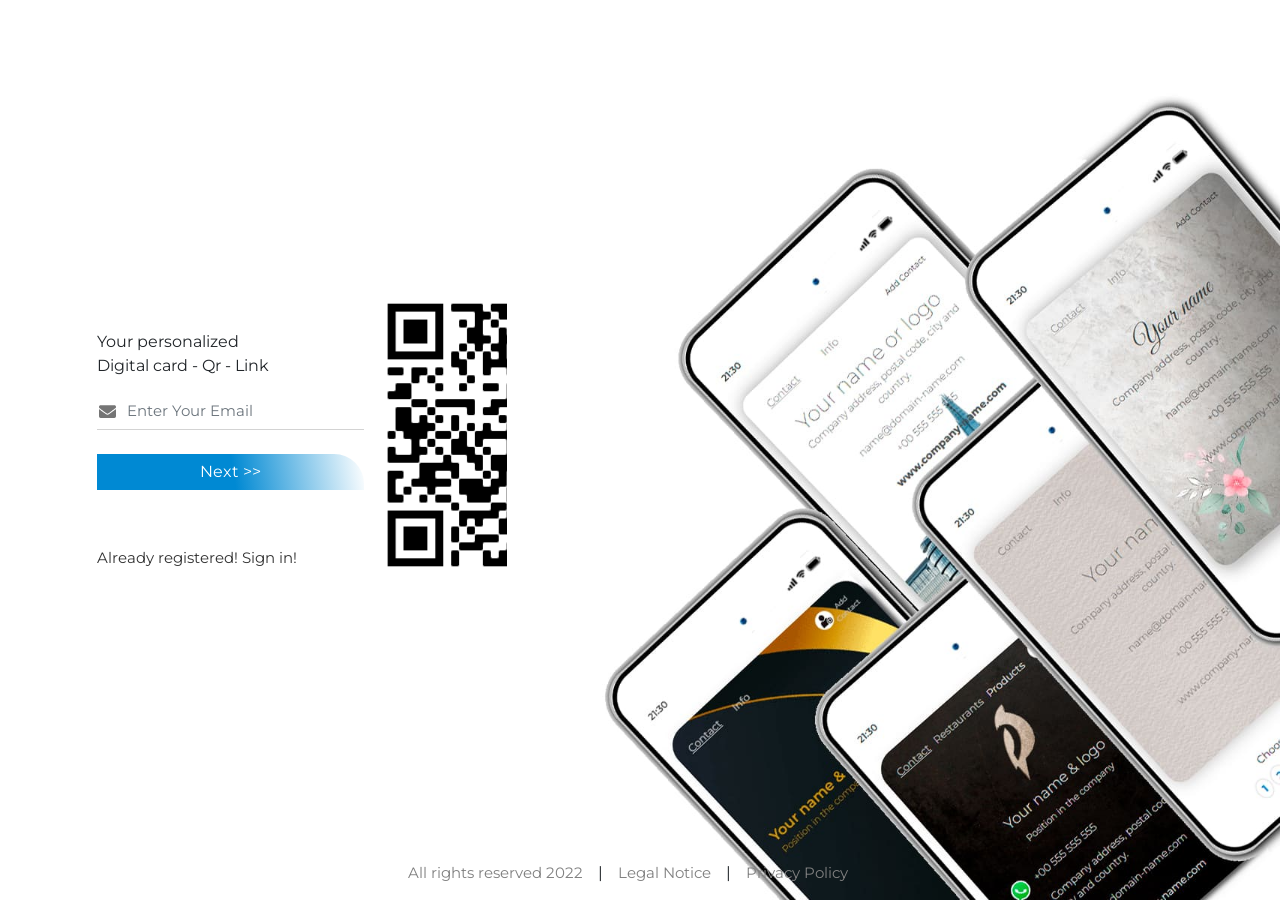
<file: forgot-password.html>
<!DOCTYPE html>
<html lang="en">
<head>
<meta charset="UTF-8">
<meta http-equiv="X-UA-Compatible" content="IE=edge">
<meta name="viewport" content="width=device-width, initial-scale=1.0">
<title>aDigital Cards</title>
<!-- styleshet -->
<link href="https://fonts.googleapis.com/css2?family=Montserrat:ital,wght@0,300;0,400;0,500;0,600;0,700;1,600&display=swap" rel="stylesheet">
<link href="css/bootstrap.min.css" rel="stylesheet">
<link rel="stylesheet" href="css/all.min.css">
<link href="css/style.css" rel="stylesheet" type="text/css">
<link href="css/responsive.css" rel="stylesheet" type="text/css">
</head>
<body>

    <div class="wrapper bg">
        <div class="container">
            <div class="Logincard">
                <div class="row">
                    <div class="col-lg-5 col-md-6 col-12">
                        <div class="cards-bolck">
                             <div class="formblock">
                                <p>Your personalized<br>
                                    Digital card - Qr - Link</p>
                                <form action="">
                                    <div class="inputfiels mb-3 mt-3">
                                        <i class="fa fa-envelope dicon" aria-hidden="true"></i>
                                        <input type="text" class="form-control" id="email" placeholder="Enter Your Email" name="email">
                                     </div>

                                    <a href="login.html" type="submit" class="btn btn-primary loginbtn my-2 w-100">Next >></a>

                                    <div class="mt-5">
                                        <a class="banckbtn" href="login.html">Already registered! Sign in!</a>
                                    </div>
                                  </form>
                             </div>
                             <div class="qrblock">
                                  <!-- <img src="images/qr-digitalcard.png" />    -->
                             </div>
                        </div>
                    </div>
                    <div class="footer">
                        <ul class="footer-links">
                            <li><a>All rights reserved 2022</a></li>|
                            <li><a href="#">Legal Notice</a></li>|
                            <li><a href="#">Privacy Policy</a></li>
                        </ul>
                    </div>
                </div>
            </div>
        </div>
    </div>



<!-- js     -->
<script src="js/jquery-3.6.1.min.js"></script>
<script src="js/bootstrap.bundle.min.js"></script>
<script src="js/all.min.js"></script>
</body>
</html>
</file>
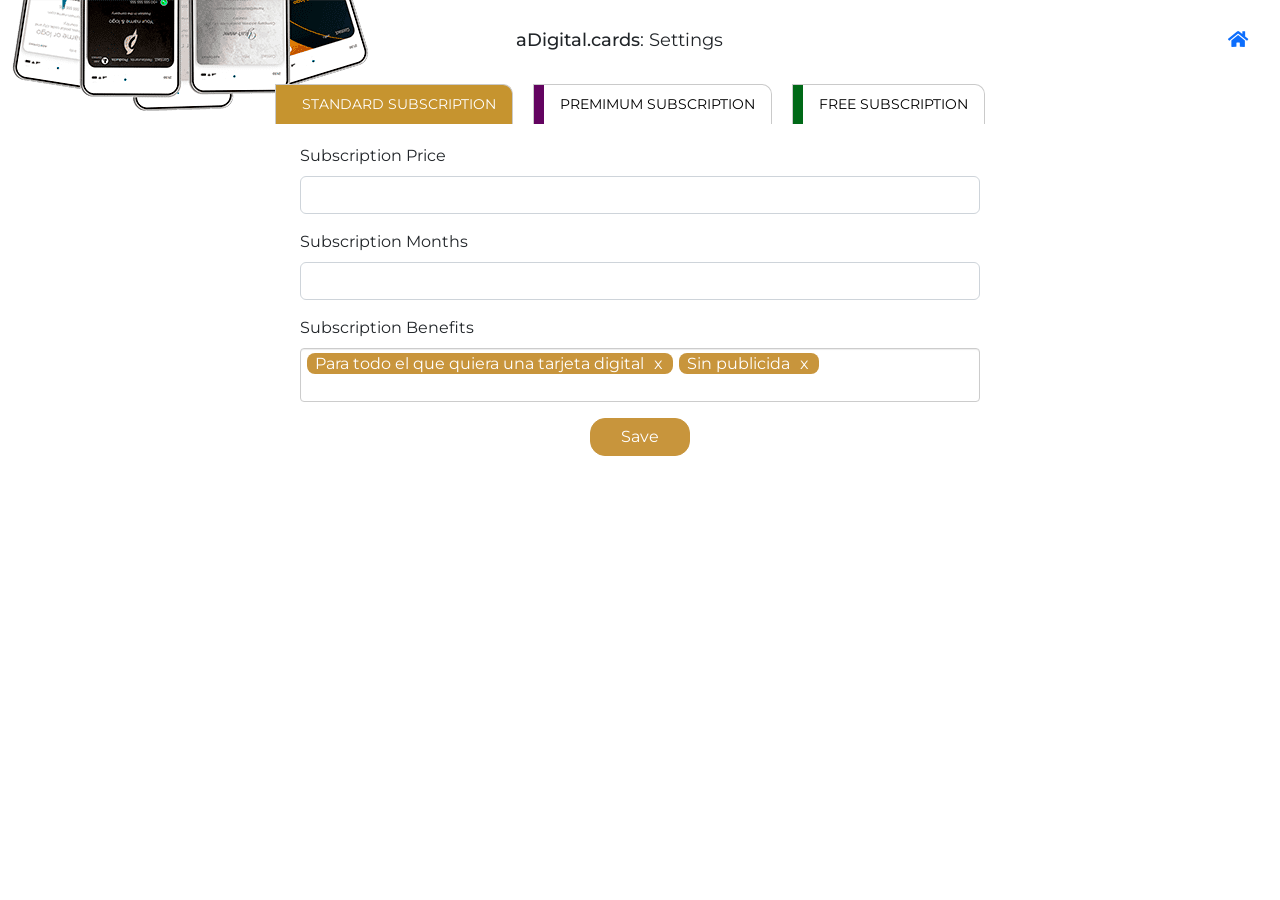
<file: setting.html>
<!DOCTYPE html>
<html lang="en">
<head>
<meta charset="UTF-8">
<meta http-equiv="X-UA-Compatible" content="IE=edge">
<meta name="viewport" content="width=device-width, initial-scale=1.0">
<title>Add new card | aDigital Cards</title>
<!-- styleshet -->
<link href="https://fonts.googleapis.com/css2?family=Montserrat:ital,wght@0,300;0,400;0,500;0,600;0,700;1,600&display=swap" rel="stylesheet">
<link href="css/bootstrap.min.css" rel="stylesheet">
<link rel="stylesheet" href="css/all.min.css">
<link href="css/style.css" rel="stylesheet" type="text/css">
<link href="css/responsive.css" rel="stylesheet" type="text/css">
<link href="css/nice-select.css" rel="stylesheet" type="text/css">
<link href="css/bootstrap-tagsinput.css" rel="stylesheet"  type="text/css"/>
</head>
<body>
    <div class="wrapper">
        <div class="container-fluid">
            <!-- Content -->
            <div class="content dashboard">
                <div class="col-lg-12 col-xl-12 col-md-12">
                    <div class="das-heading">
                        <h6><span>aDigital.cards</span>: Settings <span class="ad-setng"><a href="dashboard.html"><i class="fa fa-home"></i></a></span></h6>
                    </div>
                    <div class="row py-4 mvp">
                        <div class="col-xl-12 col-lg-12 col-md-12">
                            <div class="left-card-block">
                                <div class="select-device">

                                    <ul class="nav nav-tabs">
                                        <li class="nav-item">
                                        <a class="nav-link active" data-bs-toggle="tab" href="#std_sub"><span>STANDARD SUBSCRIPTION</span></a>
                                        </li>
                                        <li class="nav-item">
                                        <a class="nav-link" data-bs-toggle="tab" href="#prm_sub"><span>PREMIMUM SUBSCRIPTION</span></a>
                                        </li>
                                        <li class="nav-item">
                                        <a class="nav-link" data-bs-toggle="tab" href="#fre_sub"><span>FREE SUBSCRIPTION</span></a>
                                        </li>
                                    </ul>
                                </div>
                            </div>
                        </div>
                        <div class="col-xl-12 col-lg-12  col-md-12">
                            <div class="right-card-block">
                                <div class="row">
                                    <div class="col-lg-12">
                                        <div class="screen-device-blok">
                                            <div class="tab-content">
                                                <div class="tab-pane active" id="std_sub">
                                                    <div class="subscrition_form">
                                                        <form>
                                                            <div class="mb-3">
                                                              <label for="subs_price" class="form-label">Subscription Price</label>
                                                              <input type="text" class="form-control" id="subs_price">
                                                            </div>
                                                            <div class="mb-3">
                                                                <label for="subs_month" class="form-label">Subscription Months</label>
                                                                <input type="text" class="form-control" id="subs_month">
                                                            </div>
                                                            <div class="mb-3">
                                                                <label for="subs_benefits" class="form-label">Subscription Benefits</label>
                                                                <input type="text" value="Para todo el que quiera una tarjeta digital, Sin publicida" class="form-control" id="subs_benefits" data-role="tagsinput">
                                                            </div>
                                                            <button type="submit" class="btn btn-primary">Save</button>
                                                        </form>
                                                    </div>
                                                </div>
                                                <div class="tab-pane fade" id="prm_sub">
                                                    <div class="subscrition_form">
                                                        <form>
                                                            <div class="mb-3">
                                                              <label for="subs_price" class="form-label">Subscription Price</label>
                                                              <input type="text" class="form-control" id="subs_price">
                                                            </div>
                                                            <div class="mb-3">
                                                                <label for="subs_month" class="form-label">Subscription Months</label>
                                                                <input type="text" class="form-control" id="subs_month">
                                                            </div>
                                                            <div class="mb-3">
                                                                <label for="subs_benefits" class="form-label">Subscription Benefits</label>
                                                                <input type="text" value="Para todo el que quiera una tarjeta digital, Sin publicida" class="form-control" id="subs_benefits" data-role="tagsinput">
                                                            </div>
                                                            <button type="submit" class="btn btn-primary">Save</button>
                                                        </form>
                                                    </div>
                                                </div>
                                                <div class="tab-pane fade" id="fre_sub">
                                                    <div class="subscrition_form">
                                                        <form>
                                                            <div class="mb-3">
                                                              <label for="subs_price" class="form-label">Subscription Price</label>
                                                              <input type="text" class="form-control" id="subs_price">
                                                            </div>
                                                            <div class="mb-3">
                                                                <label for="subs_month" class="form-label">Subscription Months</label>
                                                                <input type="text" class="form-control" id="subs_month">
                                                            </div>
                                                            <div class="mb-3">
                                                                <label for="subs_benefits" class="form-label">Subscription Benefits</label>
                                                                <input type="text" value="Para todo el que quiera una tarjeta digital, Sin publicida" class="form-control" id="subs_benefits" data-role="tagsinput">
                                                            </div>
                                                            <button type="submit" class="btn btn-primary">Save</button>
                                                        </form>
                                                    </div>
                                                </div>
                                            </div>
                                        </div>
                                    </div>

                                </div>

                            </div>
                        </div>
                    </div>
                </div>
            </div>
            <!-- End content -->
        </div>
    </div>



<!-- js     -->
<script src="js/jquery-3.6.1.min.js"></script>
<script src="js/bootstrap.bundle.min.js"></script>
<script src="js/all.min.js"></script>
<script src="js/bootstrap-tagsinput.min.js"></script>
<script src="js/jquery.nice-select.min.js"></script>
<script src="js/main.js"></script>
</body>
</html>
</file>
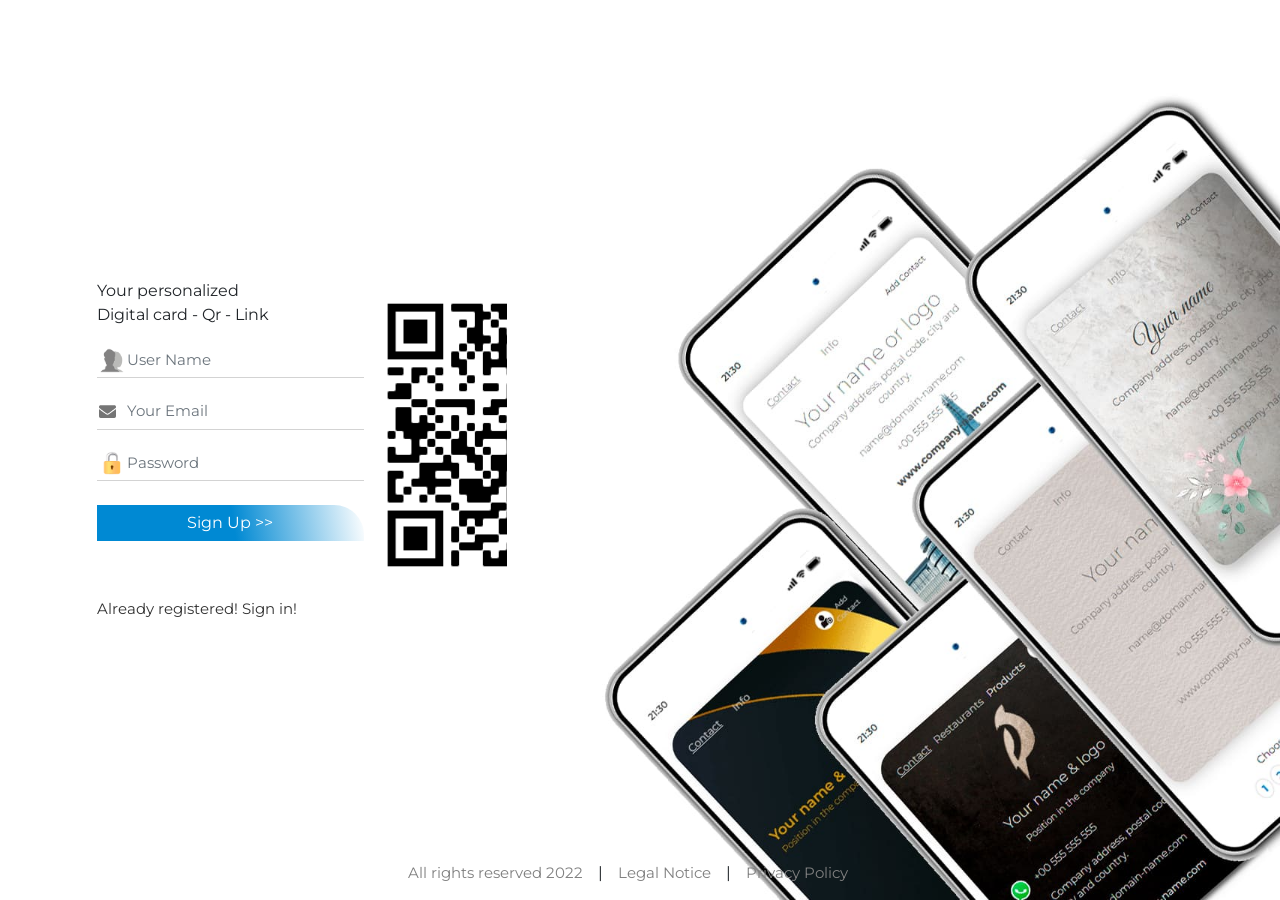
<file: signup.html>
<!DOCTYPE html>
<html lang="en">
<head>
<meta charset="UTF-8">
<meta http-equiv="X-UA-Compatible" content="IE=edge">
<meta name="viewport" content="width=device-width, initial-scale=1.0">
<title>aDigital Cards</title>
<!-- styleshet -->
<link href="https://fonts.googleapis.com/css2?family=Montserrat:ital,wght@0,300;0,400;0,500;0,600;0,700;1,600&display=swap" rel="stylesheet">
<link href="css/bootstrap.min.css" rel="stylesheet">
<link rel="stylesheet" href="css/all.min.css">
<link href="css/style.css" rel="stylesheet" type="text/css">
<link href="css/responsive.css" rel="stylesheet" type="text/css">
</head>
<body>

    <div class="wrapper bg">
        <div class="container">
            <div class="Logincard">
                <div class="row">
                    <div class="col-lg-5 col-md-6 col-12">
                        <div class="cards-bolck">
                             <div class="formblock">
                                <p>Your personalized<br>
                                    Digital card - Qr - Link</p>
                                <form action="">
                                    <div class="inputfiels mb-3 mt-3">
                                       <img class="dicon" src="images/iconUse.png" alt="icon">
                                       <input type="text" class="form-control" id="username" placeholder="User Name" name="username">
                                    </div>
                                    <div class="inputfiels mb-3 mt-3">
                                        <!-- <img class="dicon" src="images/Emailicono.png" alt="icon"> -->
                                        <i class="fa fa-envelope dicon" aria-hidden="true"></i>
                                        <input type="text" class="form-control" id="email" placeholder="Your Email" name="email">
                                     </div>
                                    <div class="inputfiels mb-3">
                                        <img class="dicon" src="images/iconCandado.png" alt="icon">
                                        <input type="password" class="form-control" id="pwd" placeholder="Password" name="pswd">
                                    </div>

                                    <a href="add-new-card.html" type="submit" class="btn btn-primary loginbtn my-2 w-100">Sign Up >></a>

                                    <div class="mt-5">
                                        <a class="banckbtn" href="login.html">Already registered! Sign in!</a>
                                    </div>

                                  </form>
                             </div>
                             <div class="qrblock">
                                  <!-- <img src="images/qr-digitalcard.png" />    -->
                             </div>
                        </div>
                    </div>
                    <div class="footer">
                        <ul class="footer-links">
                            <li><a>All rights reserved 2022</a></li>|
                            <li><a href="#">Legal Notice</a></li>|
                            <li><a href="#">Privacy Policy</a></li>
                        </ul>
                    </div>
                </div>
            </div>
        </div>
    </div>



<!-- js     -->
<script src="js/jquery-3.6.1.min.js"></script>
<script src="js/bootstrap.bundle.min.js"></script>
<script src="js/all.min.js"></script>
</body>
</html>
</file>
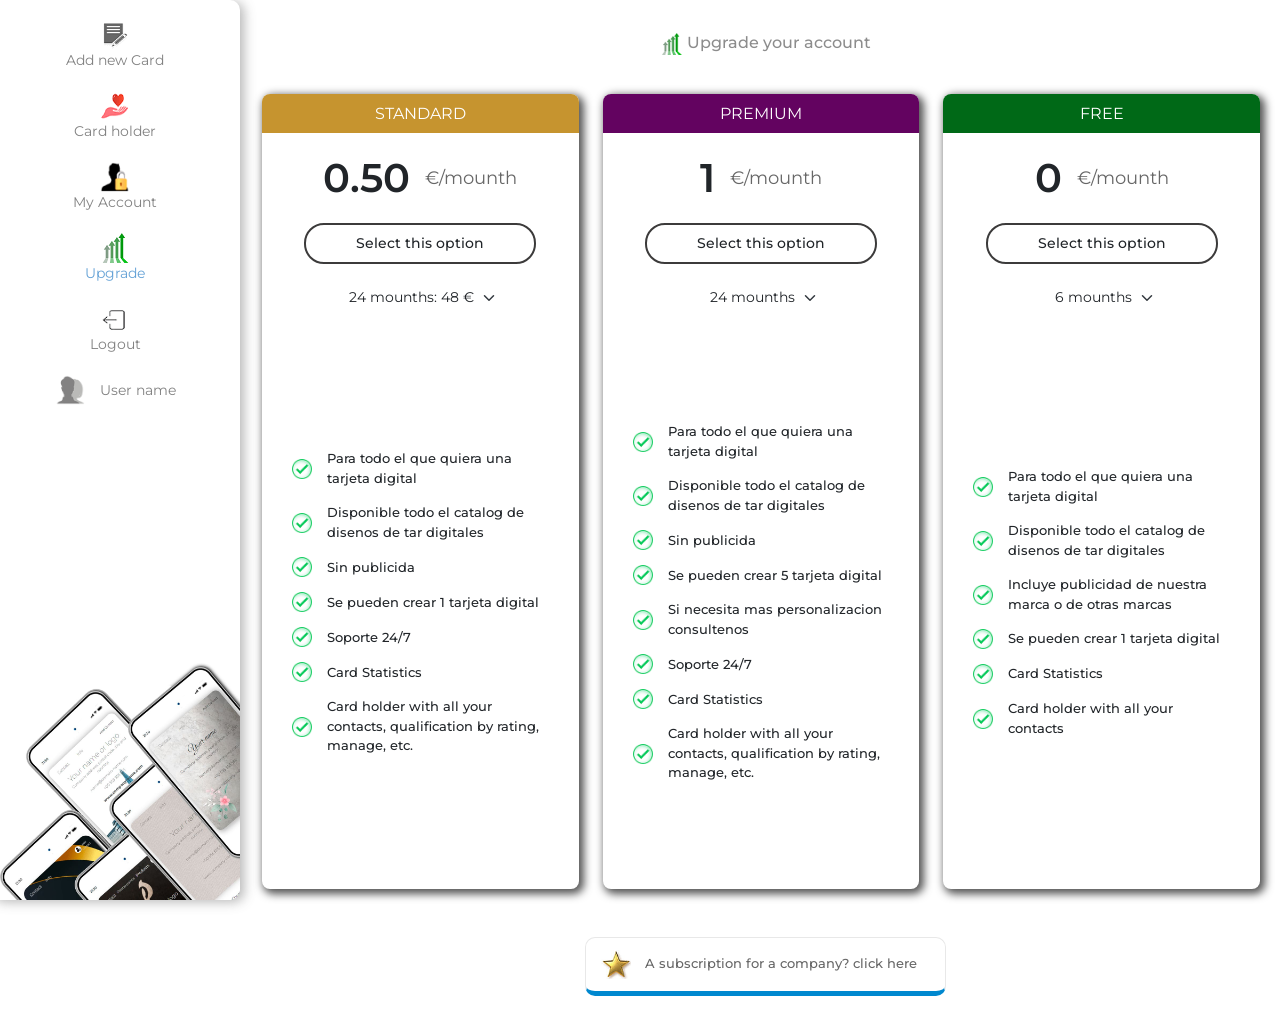
<file: upgrade.html>
<!DOCTYPE html>
<html lang="en">
<head>
<meta charset="UTF-8">
<meta http-equiv="X-UA-Compatible" content="IE=edge">
<meta name="viewport" content="width=device-width, initial-scale=1.0">
<title>Upgrade | aDigital Cards</title>
<!-- styleshet -->
<link href="https://fonts.googleapis.com/css2?family=Montserrat:ital,wght@0,300;0,400;0,500;0,600;0,700;1,600&display=swap" rel="stylesheet">
<link href="css/bootstrap.min.css" rel="stylesheet">
<link rel="stylesheet" href="css/all.min.css">
<link href="css/style.css" rel="stylesheet" type="text/css">
<link href="css/responsive.css" rel="stylesheet" type="text/css">
<link href="css/nice-select.css" rel="stylesheet" type="text/css">
<link href="css/bootstrap-tagsinput.css" rel="stylesheet"  type="text/css"/>
</head>
<body>
    <div class="wrapper">
        <div class="container-fluid">
            <div class="main-adital-card">
                <!-- Sidebar -->
                <nav class="sidebar sidebar-menu">

                    <!-- close sidebar menu -->
                    <div class="dismiss">
                        <i class="fas fa-arrow-left"></i>
                    </div>

                    <div class="logo">

                    </div>

                    <ul class="list-unstyled menu-elements">
                        <li >
                            <a class="scroll-link" href="add-new-card.html"><img src="images/NewCardIcon_1NewCardIcon.png"><span>Add new Card</span></a>
                        </li>
                        <li>
                            <a class="scroll-link" href="cardholder.html"><img src="images/MyCardsIcon.png"><span>Card holder</span></a></a>
                        </li>
                        <li>
                            <a class="scroll-link" href="account.html"><img src="images/myAccount.png"><span>My Account</span></a>
                        </li>
                        <li class="active">
                            <a class="scroll-link" href="upgrade.html"><img src="images/upgrade_1upgrade.png" width="35px"><span>Upgrade</span></a>
                        </li>
                        <li>
                            <a class="scroll-link" href="#"><img src="images/Logout_1Logout.png"><span>Logout</span></a>
                        </li>
                        <li>
                            <a class="scroll-link" href="#"><img src="images/iconUse.png" width="35px"><span>User name</span></a>
                        </li>
                    </ul>
                </nav>
                <!-- End sidebar -->

                <!-- Content -->
                <div class="content">
                    <!-- open sidebar menu -->
                    <a class="btn btn-primary btn-customized open-menu" href="#" role="button">
                        <i class="fas fa-bars"></i>
                    </a>
                    <div class="col-lg-12 col-xl-12 col-md-12">
                        <div class="cardholder-heading">
                            <h6><img  class="bticons" src="images/upgrade_1upgrade.png" width="23px" alt="My Cards" /> Upgrade your account</h6>
                        </div>
                        <div class="row py-4 mvp upgrade">
                            <div class="col-xl-4 col-lg-4 col-md-12">
                                <div class="left-upgrade-block">
                                    <div class="title-card">
                                        <h6>STANDARD</h6>
                                    </div>
                                    <div class="card-content">
                                        <div class="price">
                                            <span class="spn1">0.50</span>
                                            <span class="spn2">€/mounth</span>
                                        </div>
                                        <div class="pmt-btn">
                                            <button type="submit" class="btn btn-default slt-optn"   data-bs-toggle="modal" data-bs-target="#standard">Select this option</button>
                                        </div>
                                        <div class="slt-mnth">
                                            <select class="form-select" aria-label="Default select example">
                                                <option value="1">12 mounths: 12 €</option>
                                                <option value="2" selected>24 mounths: 48 €</option>
                                              </select>
                                        </div>
                                        <div class="plan-benifits">
                                            <div class="benfit-item">
                                                <img src="images/veri_1veri.png">
                                                <p>Para todo el que quiera una tarjeta digital</p>
                                            </div>
                                            <div class="benfit-item">
                                                <img src="images/veri_1veri.png">
                                                <p>Disponible todo el catalog de disenos de tar digitales</p>
                                            </div>
                                            <div class="benfit-item">
                                                <img src="images/veri_1veri.png">
                                                <p>Sin publicida</p>
                                            </div>
                                            <div class="benfit-item">
                                                <img src="images/veri_1veri.png">
                                                <p>Se pueden crear 1 tarjeta digital</p>
                                            </div>
                                            <div class="benfit-item">
                                                <img src="images/veri_1veri.png">
                                                <p>Soporte 24/7</p>
                                            </div>
                                            <div class="benfit-item">
                                                <img src="images/veri_1veri.png">
                                                <p>Card Statistics</p>
                                            </div>
                                            <div class="benfit-item">
                                                <img src="images/veri_1veri.png">
                                                <p>Card holder with all your contacts, qualification by rating, manage, etc.</p>
                                            </div>
                                        </div>
                                    </div>
                                </div>
                            </div>
                            <div class="col-xl-4 col-lg-4  col-md-12">
                                <div class="center-upgrade-block">
                                    <div class="title-card">
                                        <h6>PREMIUM</h6>
                                    </div>
                                    <div class="card-content">
                                        <div class="price">
                                            <span class="spn1">1</span>
                                            <span class="spn2">€/mounth</span>
                                        </div>
                                        <div class="pmt-btn">
                                            <button type="submit" class="btn btn-default slt-optn"   data-bs-toggle="modal" data-bs-target="#premimum">Select this option</button>
                                        </div>
                                        <div class="slt-mnth">
                                            <select class="form-select" aria-label="Default select example">
                                                <option value="1">12 mounths</option>
                                                <option value="2" selected>24 mounths</option>
                                              </select>
                                        </div>
                                        <div class="plan-benifits">
                                            <div class="benfit-item">
                                                <img src="images/veri_1veri.png">
                                                <p>Para todo el que quiera una tarjeta digital</p>
                                            </div>
                                            <div class="benfit-item">
                                                <img src="images/veri_1veri.png">
                                                <p>Disponible todo el catalog de disenos de tar digitales</p>
                                            </div>
                                            <div class="benfit-item">
                                                <img src="images/veri_1veri.png">
                                                <p>Sin publicida</p>
                                            </div>
                                            <div class="benfit-item">
                                                <img src="images/veri_1veri.png">
                                                <p>Se pueden crear 5 tarjeta digital</p>
                                            </div>
                                            <div class="benfit-item">
                                                <img src="images/veri_1veri.png">
                                                <p>Si necesita mas personalizacion consultenos </p>
                                            </div>
                                            <div class="benfit-item">
                                                <img src="images/veri_1veri.png">
                                                <p>Soporte 24/7</p>
                                            </div>
                                            <div class="benfit-item">
                                                <img src="images/veri_1veri.png">
                                                <p>Card Statistics</p>
                                            </div>
                                            <div class="benfit-item">
                                                <img src="images/veri_1veri.png">
                                                <p>Card holder with all your contacts, qualification by rating, manage, etc.</p>
                                            </div>
                                        </div>
                                    </div>
                                </div>
                            </div>
                            <div class="col-xl-4 col-lg-4  col-md-12">
                                <div class="right-upgrade-block">
                                    <div class="title-card">
                                        <h6>FREE</h6>
                                    </div>
                                    <div class="card-content">
                                        <div class="price">
                                            <span class="spn1">0</span>
                                            <span class="spn2">€/mounth</span>
                                        </div>
                                        <div class="pmt-btn">
                                            <button type="submit" class="btn btn-default slt-optn"  data-bs-toggle="modal" data-bs-target="#free">Select this option</button>
                                        </div>
                                        <div class="slt-mnth">
                                            <select class="form-select" aria-label="Default select example">
                                                <option value="1">3 mounths</option>
                                                <option value="2" selected>6 mounths</option>
                                              </select>
                                        </div>
                                        <div class="plan-benifits">
                                            <div class="benfit-item">
                                                <img src="images/veri_1veri.png">
                                                <p>Para todo el que quiera una tarjeta digital</p>
                                            </div>
                                            <div class="benfit-item">
                                                <img src="images/veri_1veri.png">
                                                <p>Disponible todo el catalog de disenos de tar digitales</p>
                                            </div>
                                            <div class="benfit-item">
                                                <img src="images/veri_1veri.png">
                                                <p>Incluye publicidad de nuestra marca o de otras marcas</p>
                                            </div>
                                            <div class="benfit-item">
                                                <img src="images/veri_1veri.png">
                                                <p>Se pueden crear 1 tarjeta digital</p>
                                            </div>
                                            <div class="benfit-item">
                                                <img src="images/veri_1veri.png">
                                                <p>Card Statistics</p>
                                            </div>
                                            <div class="benfit-item">
                                                <img src="images/veri_1veri.png">
                                                <p>Card holder with all your contacts</p>
                                            </div>
                                        </div>
                                    </div>
                                </div>
                            </div>
                        </div>
                        <div class="row py-4 comp-selet">
                            <div class="dropup-center dropup">
                                <button class="btn btn-secondary dropdown-toggle" type="button" data-bs-toggle="dropdown" aria-expanded="false">
                                  <img src="images/star_1star.jpg"> A subscription for a company? click here
                                </button>
                                <ul class="dropdown-menu">
                                    <li>
                                        <div class="plan-benifits">
                                            <h6>With a business subscription you get all this and more:</h6>
                                            <div class="benfit-item">
                                                <img src="images/veri_1veri.png">
                                                <p>Para todo el que quiera una tarjeta digital</p>
                                            </div>
                                            <div class="benfit-item">
                                                <img src="images/veri_1veri.png">
                                                <p>Disponible todo el catalog de disenos de tar digitales</p>
                                            </div>
                                            <div class="benfit-item">
                                                <img src="images/veri_1veri.png">
                                                <p>Sin publicida</p>
                                            </div>
                                            <div class="benfit-item">
                                                <img src="images/veri_1veri.png">
                                                <p>Se pueden crear 5 tarjeta digital</p>
                                            </div>
                                            <div class="benfit-item">
                                                <img src="images/veri_1veri.png">
                                                <p>Si necesita mas personalizacion consultenos </p>
                                            </div>
                                            <div class="benfit-item">
                                                <img src="images/veri_1veri.png">
                                                <p>Soporte 24/7</p>
                                            </div>
                                            <div class="benfit-item">
                                                <img src="images/veri_1veri.png">
                                                <p>Card Statistics</p>
                                            </div>
                                            <div class="benfit-item">
                                                <img src="images/veri_1veri.png">
                                                <p>Card holder with all your contacts, qualification by rating, manage, etc.</p>
                                            </div>
                                            <a href="#">Consult us now</a>
                                        </div>
                                    </li>
                                </ul>
                              </div>
                        </div>
                    </div>
                </div>
                <!-- End content -->
                <div class="pymentmdol">
                    <!-- Modal -->
                   <div class="modal fade" id="standard" data-bs-backdrop="static" data-bs-keyboard="false" tabindex="-1" aria-labelledby="staticBackdropLabel" aria-hidden="true">
                       <div class="modal-dialog  modal-dialog-centered">
                            <div class="modal-content">
                                <div class="modal-header">
                                <button type="button" class="btn-close" data-bs-dismiss="modal" aria-label="Close"></button>
                                </div>
                                <div class="modal-body">
                                    <p>Subscription Standard: PRICE X</p>
                                    <p>Subscription time: XX mounths</p>
                                    <a href="#"><img src="images/paypal.png"></a>
                                    <a href="#"><img src="images/sofort.png"></a>
                                    <a href="#"><img src="images/tarjeta.png"></a>
                                    <img class="powerbypaypal" src="images/powerbypaypal.png">
                                </div>
                            </div>
                       </div>
                   </div>
                   <!-- Modal -->
                   <div class="modal fade" id="premimum" data-bs-backdrop="static" data-bs-keyboard="false" tabindex="-1" aria-labelledby="staticBackdropLabel" aria-hidden="true">
                       <div class="modal-dialog  modal-dialog-centered">
                            <div class="modal-content">
                                <div class="modal-header">
                                <button type="button" class="btn-close" data-bs-dismiss="modal" aria-label="Close"></button>
                                </div>
                                <div class="modal-body">
                                    <p>Subscription Premimum: PRICE X</p>
                                    <p>Subscription time: XX mounths</p>
                                    <a href="#"><img clas="paypal" src="images/paypal.png"></a>
                                    <a href="#"><img clas="sofort" src="images/sofort.png"></a>
                                    <a href="#"><img clas="tarjeta" src="images/tarjeta.png"></a>
                                    <img class="powerbypaypal" src="images/powerbypaypal.png">
                                </div>
                            </div>
                       </div>
                   </div>
                   <!-- Modal -->
                   <div class="modal fade" id="free" data-bs-backdrop="static" data-bs-keyboard="false" tabindex="-1" aria-labelledby="staticBackdropLabel" aria-hidden="true">
                       <div class="modal-dialog  modal-dialog-centered">
                            <div class="modal-content">
                                <div class="modal-header">
                                <button type="button" class="btn-close" data-bs-dismiss="modal" aria-label="Close"></button>
                                </div>
                                <div class="modal-body">
                                    <p>Subscription Free: PRICE X</p>
                                    <p>Subscription time: XX mounths</p>
                                    <a href="#"><img clas="paypal" src="images/paypal.png"></a>
                                    <a href="#"><img clas="sofort" src="images/sofort.png"></a>
                                    <a href="#"><img clas="tarjeta" src="images/tarjeta.png"></a>
                                    <img class="powerbypaypal" src="images/powerbypaypal.png">
                                </div>
                            </div>
                       </div>
                   </div>
               </div>
            </div>
        </div>
    </div>


<!-- js     -->
<script src="js/jquery-3.6.1.min.js"></script>
<script src="js/bootstrap.bundle.min.js"></script>
<script src="js/all.min.js"></script>
<script src="js/bootstrap-tagsinput.min.js"></script>
<script src="js/jquery.nice-select.min.js"></script>
<script src="js/main.js"></script>
</body>
</html>
</file>
<file: css/responsive.css>
@media screen and (min-width: 360px){
    .deskfrimg {
        height: 590px !important;
    }
}
@media screen and (min-width: 413px){
    .deskfrimg {
        height: 560px !important;
    }
}
@media screen and (min-width: 1098px){
    .dsplblck{
        display:block;
        padding-bottom: 0px;
        padding-left: 20px;
    }
    .dsplnon, .top-drop h6, .slctCls .dropdown:first-child{display:none;}
}
@media screen and (min-width: 1140px){
    .deskfrimg {
        height: 535px !important;
    }
}
@media screen and (min-width: 1750px){
    .btm-tp-cont .form-check:last-child {
        margin: 0;
    }
}
@media screen and (max-width: 473px){
    .mvrotIner2 .num-list {
        justify-content: center !important;
      }
      .tp-cont{    flex-direction: column;}
      .left-cardholder-block .itm-rght, .right-cardholder-block .itm-rght{
        justify-content: end;
        width: 100%;
    }
    .right-cardholder-block .slctCls .steps-follow{
        width: 330px;
        max-width: 330px;
    }
    .comp-selet .dropup button img {
        width: 26px;
        margin-right: 2px;
    }
    .comp-selet .dropup button, .comp-selet .dropup button:hover{padding: 15px 12px;}
}
@media screen and (max-width: 486px){
    .tbimg{
        height: 700px !important;
        width: 100% !important;
        max-width: 100% !important;
    }
    .main-card-block.tabblock{
        margin-right: 2%  !important;
        margin-left: 2%  !important;
        width: 96%  !important;
    }
    .tablet-content{
        position: absolute !important;
        top: 0 !important;
        width: 100% !important;
    }
    .tab-frame{
        position: relative !important;
        width: 100% !important;
    }
    .main-tablet-block{
        position: relative;
        width: 75%;
        margin: 0 auto;
        left: 0px !important;
        top: 30px !important;

    }
    .div-block-26.tab-head{
        position: relative !important;
        width: 75% !important;
        margin: 0 auto !important;
        left: 0px !important;
        top: 37px !important;
        max-width: 100% !important;
    }
}
@media screen and (max-width: 567px){
    .btm-tp-cont .form-check:last-child {
        margin: 0 !important;
    }
}
@media screen and (max-width: 567px){
    .slctCls .dropdown:first-child{margin-right: 0 !important;margin-bottom: 15px;}
    .slctCls .dropdown {
        width: 100%;
    }
    .top-drop .btn-secondary{
        display: block;
    }
    #desktop .desktop-device .desktop-frame {
        padding: 18px 60px 70px 48px !important;
    }
    .right-cardholder-block .itm-rght{
        justify-content: end;
        width: 100%;
    }
}
@media screen and (max-width: 568px){

    .slctCls .select-sector {
        width: 100%;
    }
    .slctCls .steps-follow{
        width: 100%;
        max-width: 100%;
    }
}
@media screen and (max-width: 576px){
    .cards-bolck{
        height: 78vh;
        margin-top: 40px;
        margin-left: auto;
        margin-right: auto;
        border-radius: 6px;
        box-shadow: 0pc 0pc 10px #ddd;
    }
    .formblock div:last-child{margin-top: 10px !important;}
    .footer-links a {
        padding: 0 10px;
        font-size: 13px;
    }
    .formblock {
        width: 250px;
    }
    .qrblock{
        height: 270px;
        width: 130px;
        background-position: top -33px left -15px;
    }

    .Logincard{
        background-size: auto 45%;
    }

    .select-sector{
        margin-top: 20px;
    }

    .select-sector h5{
        text-align: center;
    }

    .mobile-device{
        margin-top: 20px;
    }
    .mvp {
        padding-left: 0rem !important;
    }
    .upgrade {
        padding-left: 0.5rem !important;
        padding-right: 0.5rem !important;
    }
    .content .myacont{
        padding-right: 0.5rem !important;
        padding-left: 0.5rem !important;
    }
    .lft-tp-cont,.rght-tp-cont{width: 100%;}
    .lft-tp-cont .mb-3{width: 100%;}
}
@media screen and (max-width: 593px){
    .btm-tp-cont .form-check:nth-child(2){margin-left:0px !important;}
    /* .premimum {
        margin-left: 0px;
    } */

}
@media   (max-width: 629px) and (min-width:568px){
    .slctCls .dropdown:first-child {
        margin-right: 28px;
      }
      .top-drop .btn-secondary{padding: 15px 20px 15px 10px;}
}
@media screen and (max-width: 767px){
    .mvrot {
        display: flex;
        margin: 15px 0;
    }
    .mvrotIner1 {
        width: 40%;
    }
    .mvrotIner2 {
        width: 60%;
    }
    .mvrotIner1 p{
        font-size: 11px;
        text-align: center;
        padding: 4px 12px;
    }
    .mvrotIner2 .num-list li a{
        font-size: 12px;
        width: 25px;
        height: 25px;
    }
    .mvrotIner2  label{font-size: 13px;}
    .mvrotIner2 .form-check{margin-left: 15px;}
    .mvrotIner2 .num-list{justify-content: start;}
    .deskfot {
        text-align: center;
    }
    #desktop .desktop-device .desktop-frame {
        padding: 18px 67px 70px 55px;
    }
    .subscrition_form{width:100%;}
}
@media screen and (max-width: 991px){
    .desktop-device .desktop-frame {
        padding: 18px 67px 70px 55px;
        height: 370px !important;
    }
    .right-cardholder-block{margin-top: 30px;}
    .left-upgrade-block, .center-upgrade-block, .right-upgrade-block{margin-bottom: 30px;}
    .upgrade {
        padding-right: 1.5rem;
    }
    .plan-benifits{
        min-height: auto;
    }
    .dashboard{background-image:none;}
}
@media screen and (max-width: 1024px){
    .footer-links,.footer-links a {color: #0088d0 !important;}
}
@media screen and (max-width: 1097px){
    .sidebar {left: -255px !important;}
    .sidebar.active {
        left: 0 !important;
    }
    .dismiss,a.btn-customized {display: block;}
    .content {
        padding-left: 0px;
    }
    .mvp{
        padding-left: 1.5rem;
    }
    .myacont{
        padding-right: 1.5rem;
    }
    .top-drop {display: block !important;}
    .tab-pane .col-lg-5{width:100% !important;}
    .tab-pane .col-lg-7, .select-device .steps-follow{display:none !important;}
    .tablet-device{
        position: relative;
        top: 0px;
    }

}
@media  (max-width: 1300px) and (min-width: 992px){
    .right-cardholder-block .itm-rght{
        justify-content: end;
        width: 100%;
    }
}
@media screen and (max-width: 1750px){
    .btm-tp-cont .form-check:last-child {
        margin-left: auto;
        margin-right: auto;
    }
}
</file>
<file: css/nice-select.css>
.nice-select {
  -webkit-tap-highlight-color: transparent;
  background-color: #fff;
  border-radius: 5px;
  border: solid 1px #e8e8e8;
  box-sizing: border-box;
  clear: both;
  cursor: pointer;
  display: block;
  float: left;
  font-family: inherit;
  font-size: 14px;
  font-weight: normal;
  height: 42px;
  line-height: 40px;
  outline: none;
  padding-left: 18px;
  padding-right: 30px;
  position: relative;
  text-align: left !important;
  -webkit-transition: all 0.2s ease-in-out;
  transition: all 0.2s ease-in-out;
  -webkit-user-select: none;
     -moz-user-select: none;
      -ms-user-select: none;
          user-select: none;
  white-space: nowrap;
  width: auto; }
  .nice-select:hover {
    border-color: #dbdbdb; }
  .nice-select:active, .nice-select.open, .nice-select:focus {
    border-color: #999; }
  .nice-select:after {
    border-bottom: 2px solid #999;
    border-right: 2px solid #999;
    content: '';
    display: block;
    height: 5px;
    margin-top: -4px;
    pointer-events: none;
    position: absolute;
    right: 12px;
    top: 50%;
    -webkit-transform-origin: 66% 66%;
        -ms-transform-origin: 66% 66%;
            transform-origin: 66% 66%;
    -webkit-transform: rotate(45deg);
        -ms-transform: rotate(45deg);
            transform: rotate(45deg);
    -webkit-transition: all 0.15s ease-in-out;
    transition: all 0.15s ease-in-out;
    width: 5px; }
  .nice-select.open:after {
    -webkit-transform: rotate(-135deg);
        -ms-transform: rotate(-135deg);
            transform: rotate(-135deg); }
  .nice-select.open .list {
    opacity: 1;
    pointer-events: auto;
    -webkit-transform: scale(1) translateY(0);
        -ms-transform: scale(1) translateY(0);
            transform: scale(1) translateY(0); }
  .nice-select.disabled {
    border-color: #ededed;
    color: #999;
    pointer-events: none; }
    .nice-select.disabled:after {
      border-color: #cccccc; }
  .nice-select.wide {
    width: 100%; }
    .nice-select.wide .list {
      left: 0 !important;
      right: 0 !important; }
  .nice-select.right {
    float: right; }
    .nice-select.right .list {
      left: auto;
      right: 0; }
  .nice-select.small {
    font-size: 12px;
    height: 36px;
    line-height: 34px; }
    .nice-select.small:after {
      height: 4px;
      width: 4px; }
    .nice-select.small .option {
      line-height: 34px;
      min-height: 34px; }
  .nice-select .list {
    background-color: #fff;
    border-radius: 5px;
    box-shadow: 0 0 0 1px rgba(68, 68, 68, 0.11);
    box-sizing: border-box;
    margin-top: 4px;
    opacity: 0;
    overflow: hidden;
    padding: 0;
    pointer-events: none;
    position: absolute;
    top: 100%;
    left: 0;
    -webkit-transform-origin: 50% 0;
        -ms-transform-origin: 50% 0;
            transform-origin: 50% 0;
    -webkit-transform: scale(0.75) translateY(-21px);
        -ms-transform: scale(0.75) translateY(-21px);
            transform: scale(0.75) translateY(-21px);
    -webkit-transition: all 0.2s cubic-bezier(0.5, 0, 0, 1.25), opacity 0.15s ease-out;
    transition: all 0.2s cubic-bezier(0.5, 0, 0, 1.25), opacity 0.15s ease-out;
    z-index: 9; }
    .nice-select .list:hover .option:not(:hover) {
      background-color: transparent !important; }
  .nice-select .option {
    cursor: pointer;
    font-weight: 400;
    line-height: 40px;
    list-style: none;
    min-height: 40px;
    outline: none;
    padding-left: 18px;
    padding-right: 29px;
    text-align: left;
    -webkit-transition: all 0.2s;
    transition: all 0.2s; }
    .nice-select .option:hover, .nice-select .option.focus, .nice-select .option.selected.focus {
      background-color: #f6f6f6; }
    .nice-select .option.selected {
      font-weight: bold; }
    .nice-select .option.disabled {
      background-color: transparent;
      color: #999;
      cursor: default; }

.no-csspointerevents .nice-select .list {
  display: none; }

.no-csspointerevents .nice-select.open .list {
  display: block; }
</file>
<file: css/style.css>
@import url('https://stackpath.bootstrapcdn.com/font-awesome/4.7.0/css/font-awesome.min.css');

*{
    padding: 0px;
    margin: 0px;
    box-sizing: border-box;
}

body{
    font-family: 'Montserrat', sans-serif;
    background-color: #fff;
}

ul{
    margin: 0px;
    padding: 0px;
}

li{
    list-style: none;
    font-size: 15px;
}

img{
    max-width: 100%;
}

.wrapper{
    width: 100%;
}

.wrapper.bg{
    height: 100vh;
    background-image: url(../images/fondoLogin.jpg);
    background-size: auto 90%;
    background-position: bottom right;
    background-repeat: no-repeat;
}

.Logincard{
    width: 100%;
    position: relative;
    height: 100vh;
}

.cards-bolck{
    max-width: 440px;
    height: 100vh;
    display: grid;
    grid-template-columns: 3fr 1.5fr;
    overflow: hidden;
    gap: 10px;
    align-items: center;
    padding: 15px;
    background-color: #fff;
}

.qrblock{
    height: 310px;
    background-image: url(../images/qr-digitalcard.png);
    background-size: auto 110%;
    background-position: top -30px left -25px;
    background-repeat: no-repeat;
}

.social{
    gap: 5px;
}

.inputfiels{
    position: relative
}

.inputfiels input{
    padding-left: 30px;
    border: none;
    border-bottom: 1px solid #d3d3d3;
    border-radius: 0px;
    font-size: 15px;
}

.inputfiels input:focus{
    box-shadow: 0 0 0 0.25rem rgb(13 110 253 / 0%);
}

.dicon{
    position: absolute;
    top: 5px;
    left: 2px;
    width: 25px;
}

.forgotlink{
    text-decoration: none;
    font-size: 15px;
}

.loginbtn{
    background-color: #3898EC;
    text-align: center;
    border-radius: 0px 30px 0px 0px;
    border: none;
    background-image: linear-gradient(81deg, #0089d3 51%, #fff);
}

.main-adital-card{
    width: 100%;
}

.sidebar-menu{
    display: flex;
    flex-direction: column;
    justify-items: start;
    align-items: center;
    display: flex;
    height: 100vh;
    margin-top: 0px;
    margin-right: auto;
    margin-left: -10px;
    flex-direction: column;
    border-radius: 10px;
    background-color: #fff;
    background-image: url(../images/fondoLogin.jpg);
    background-position: 100% 108%;
    background-size: auto 32%;
    background-repeat: no-repeat;
    box-shadow: 4px 2px 12px 0px rgb(83 83 83 / 42%);
}

.block-card2{
    display: grid;
    gap: 20px;
    grid-template-columns: 1fr 1fr;
}

.select-device .nav-link.active {
    color: #000;
    font-weight: 600;
}

.scren-img {
    width: 100%;
    display: flex;
    justify-content: center;
    align-items: center;
}

.scren-img img{
    width: 80%;
    margin: 0px auto;
}

.select-device {
    display: flex;
    width: 100%;
    flex-direction: column;
    justify-content: center;
    align-items: center;
}

.select-device .nav.nav-tabs{
    border-bottom: none;
}

.select-device .nav-link{
    color: #000;
    border: none;
}

.choose-ct{
    background-color: #ddd;
    width: fit-content;
    padding: 6px 12px;
    border-radius: 8px;
    font-size: 14px;
    margin: 0 auto 1rem;
}

.num-list{
    margin: 0px;
    padding: 0px;
    display: flex;
    align-items: center;
    flex-wrap: wrap;
    justify-content: center;
    gap: 10px;
    list-style: none;
}

.num-list li a{
    text-decoration: none;
    font-size: 13px;
    width: 25px;
    height: 25px;
    display: flex;
    align-items: center;
    justify-content: center;
    background-color: #eee;
    border-radius: 30px;
    font-weight: 700;
    color: #479dc4;
}
.desktop-frame{
    width: 720px;
    height: 530px;
    background: url(../images/desktop.png) center center no-repeat;
    background-size: 100% 100%;
    position: relative;
    top: 0;
    left: 0;
    /* padding: 3% 12% 13% 10%; */
    padding: 20px 90px 96px 75px;
}
.tab-frame{
    width: 492px;
    height: 650px;
    background: url(../images/Tablet.png) center center no-repeat;
    background-size: 100% 100%;
    position: relative;
    top: 0;
    left: 0;
    padding: 65px 32px 25px !important;
}
.mobile-frame{
    width: 300px;
    height: 575px;
    background: url(../images/mobile.png) center center no-repeat;
    background-size: 100% 100%;
    position: relative;
    top: 0;
    left: 0;
    padding: 50px 15px 40px !important;
    overflow: hidden;
}
.deskfot{
    padding: 0px 15px 10px;
}
.num-list li a.active {
    background-color: #479dc4 !important;
    color: #fff !important;
}
.desktop-frame body{background: transparent !important;}
.select-sector {
    max-width: 600px;
    padding: 10px 20px;
}

.select-sector h5{
    font-size: 16px;
    margin-bottom: 30px;
}

.fa-envelope.dicon{
    top: 9px;
    font-size: 17px;
    color: #757575;
}


.banckbtn{
    color: #333;
    font-size: 15px;
    text-decoration: none;
}

.banckbtn:hover{
    text-decoration: underline;
}

.steps-follow{
    max-width: 320px;
    margin: 0px auto;
    background-color: #ddd;
    padding: 25px;
    border-radius: 10px;
    background-color: #e8e8e8;
    box-shadow: 2px 2px 3px 1px #c0c0c0;
}
.btm-tp-cont .form-check-input:checked {
    background-color: #479dc4;
    border-color: #479dc4;
}
.btm-tp-cont .form-check-input{cursor: pointer;}
.btm-tp-cont .form-check{text-align: center;width: 226px;cursor: pointer;}
.btm-tp-cont .form-check label{
    color: #479dc4;
    font-size: 13px;
    font-weight: 500;
    cursor: pointer;
}
.standard label{color: inherit !important;}
.premimum{margin-left:30px;}
.premimum label{color: #bd8e47 !important;}
.company{
    margin-left: auto;
    margin-right: auto;
}
.pymentmdol .modal-header{border: 0;}
.pymentmdol .modal-header button{
    position: relative;
    z-index: 1;
}
.pymentmdol .modal-body{
    margin-top: -48px;
    display: flex;
    flex-direction: column;
    justify-content: center;
    align-items: center;
    padding: 20px 30px;
}
.pymentmdol .modal-body p{
    font-size: 14px;
    font-weight: 500;
    color: #000;
    text-align: center;
}
.pymentmdol .modal-body a{margin-bottom: 15px;}
.pymentmdol .modal-body a img{
    width: 100%;
    height: 45px;
}
.pymentmdol .powerbypaypal{
    width: 160px !important;
}
.steps-follow h6{
    color: #479dc4;
    margin-bottom: 20px;
}

.steps-follow .steps{
    margin: 0px;
    padding: 0px;
}

.steps-follow ul li{
    list-style: none;
    font-size: 15px;
    color: #2a2a2a;
    margin-bottom: 10px;
    transition: all 0.3s ease-in-out;
}

.steps-follow ul li.active{
    color: #000;
    font-weight: 500;
}

.stepsbtn{
    border-color: #000;
    padding: 7px 15px;
    background-color: #fff;
    margin-top: 15px;
    font-size: 14px;
}

.stepsbtn:hover{
    background-color: #555 !important;
    color: #fff !important;
}
.top-drop {
    display: none;
    padding: 15px 0;
}
.top-drop h6{margin: 20px 0px 20px 50px;}
.slctCls {
    display: flex;
    flex-wrap: wrap;
    justify-content: start;
    align-items: center;
}
.deskfrimg{
    width: 100vw;
}
.main-desktop-block h4{font-size: 12px !important;}
.titlesec span:last-child{font-size: 11px !important;}
#positionEdit, #titleEdit{
    text-decoration: none;
    color: inherit;
}
.main-desktop-block .details-list li a,.main-desktop-block  .share-data a{font-size: 11px;}
.main-desktop-block .social-link li img,.main-desktop-block  .details-list li a img, .main-desktop-block  .bticons{width: 15px;}
/* .main-desktop-block  .details-list li:nth-child(2) a img{width: 25px;} */
.main-desktop-block .bottom-block-card{text-align: center;padding-bottom: 0px;}
.deskfot p{font-size: 9px !important;margin-bottom: 0px;}
.deskfot .powerlink{display: inline-block !important;}
.main-desktop-block .qr-scan img {
    width: 40px;
}

.tbimg{height:100%;}
.slctCls .dropdown:first-child{margin-right: 30px;}
.top-drop .btn-secondary{
    border: 1px solid #c8c8c8 !important;
    background: transparent !important;
    color: #000 !important;
    font-size: 15px !important;
    font-family: 'Montserrat', sans-serif !important;
    box-shadow: 2px 2px 5px 0px #9d9d9d;
    border-radius: 5px;
    padding: 15px 40px 15px 20px;
}
.slctCls .select-sector{
    width: 403px;
}
.slctCls .select-sector h5{
    text-align: center;
}
.slctCls .steps-follow{
    margin-top: 0!important;
}
/*---- Device Screen Css ---- */

.slider-4-mobile {
    max-width: 330px;
    height: 100%;
    margin: 0px auto;
    border-style: solid;
    border-width: 3px;
    border-color: silver;
    border-radius: 45px;
    background-color: transparent;
    box-shadow: 2px 2px 12px 3px #000;
}

.w-slider-mask.mask-design1{
    position: relative;
    display: block;
    overflow: hidden;
    z-index: 1;
    left: 0;
    right: 0;
    height: 100%;
    white-space: nowrap;
    border: 6px solid #000;
    border-radius: 45px;
}

.sector-block{
    width: 100%;
    display: flex;
    justify-content: center;
    align-items: center;
    gap: 15px;
}

.sector-block .cardsbox{
    max-width: 200px;
    width: 100%;
    border-radius: 8px;
    box-shadow: 0px 0px 10px 0px #ddd;
    padding: 10px;
    display: flex;
    flex-direction: column;
    align-items: center;
    justify-content: center;
    padding: 8px 5px 5px;
    text-align: center;
    margin-bottom: 20px;
    transition: all 0.3s ease-in-out;
}
.sector-block .cardsbox:hover{
    box-shadow: 0px 2px 10px #bebebe;
}

.sector-block .cardsbox img{
    height: 60px;
}

.mobile-device{
    width: 100%;
    display: flex;
    justify-content: center;
    align-items: center;
}
.cardsbox span{
    font-size: 12px;
    color: #000;
    text-decoration: none;
    font-weight: 500;
    margin-top: 5px;
}
.checkError{
    display:none;
    color: red;
    font-size: 13px;
    font-weight: 500;
}
.cardsbox a{
    color: #000;
    text-decoration: none;
    display: flex;
    justify-content: center;
    flex-direction: column;
    align-items: center;
}

.sector-block.Select-card{
    width: 85%;
    margin: 0px auto;
}

.div-block-26{
    display: flex;
    width: 93%;
    height: 35px;
    margin-top: 10px;
    margin-right: auto;
    margin-left: auto;
    -webkit-box-align: center;
    -webkit-align-items: center;
    -ms-flex-align: center;
    align-items: center;
}

.text-block-19 {
    width: 20%;
    padding-top: 10px;
    padding-left: 10px;
    font-size: 0.9em;
    font-weight: 600;
}

.text-block-20 {
    width: 150px;
    height: 30px;
    margin-right: 10px;
    margin-left: auto;
    padding-top: 10px;
    background-image: url(../images/BateriaWifi_1BateriaWifi.png);
    background-position: 50% 50%;
    background-size: contain;
}

.body-content{
   width: 100%;
}

.main-card-block{
    width: 92%;
    height: auto;
    margin: 10px auto;
    /* background-image: url(../images/FondoAzulRoyal.png); */
    background-position: top center;
    background-repeat: no-repeat;
    background-size: cover;
    padding: 20px;
    border-radius: 25px;
    box-shadow: 14px 14px 6px -9px #535353;
}

.body-content .logo{
    text-align: center;
    padding: 5px;
    margin-bottom: 10px;
}

.main-card-block h4{
    font-size: 18px;
    color: #d1d1d1;
    text-align: center;
    font-weight: 500;
}

.titlesec span:last-child{
    font-size: 13px;
    font-weight: 400;
}

.body-content .logo img{
    width: 50px;
}

.details-list li{
    margin-bottom: 10px;
}

.details-list li a{
    text-decoration: none;
    font-size: 14px;
    color: #d1d1d1;
    display: flex;
    gap: 5px;
    transition: all 0.3s ease-in-out;
}

.details-list li a:hover{
    color: #fff;
}

.details-list li a img{
    width: 25px;
}

.social-link{
    width: 100%;
    display: flex;
    justify-content: center;
    align-items: center;
    gap: 12px;
    margin-top: 15px;
}

.social-link li img{
    width: 25px;
}

.social-link li a i{
    color: #fff;
    font-size: 16px;
}

.bottom-block-card{
    width: 100%;
    padding: 0px 15px 10px;
}

.bottom-block-card p{
    font-size: 13px;
    color: #444;
    margin-bottom: 8px
}

.qr-scan{
    justify-content: center;
    align-items: center;
    gap: 6px;
    margin-bottom: 5px;
}

.qr-scan span{
    font-size: 13px;
    color: #7a7a7a;
}

.qr-scan img{
    width: 50px;
}

.share-data a{
    font-size: 13px;
    color: #444;
    text-decoration: none;
    cursor: pointer;

}

.bottom-block-card .powerlink{
    text-decoration: none;
    color: #333;
    text-align: center;
}

.bottom-block-card .powerlink:hover{
    color: #0a58ca;
}

.dropdown.share-data .dropdown-menu{
    width: 100%;
    padding-top: 0px;
    border-top-left-radius: 10px;
    border-top-right-radius: 10px;
}

.dropdown.share-data .dropdown-menu p{
    border-top-left-radius: 10px;
    border-top-right-radius: 10px;
    background-color: #0089d3;
    padding: 10px;
    color: #fff;
    white-space: normal;
    text-align: center;
}

.share-data{
    margin-bottom: 8px;
}

/*--- Tablet Device css ----*/

.tablet-device{
    width: 100%;
    display: flex;
    justify-content: center;
    align-items: center;
    position: absolute;
    top: -82px;
}
.tab-content>.active {
    position: relative;
}
.tablet-device .tab-frame img{
    max-width: 492px;
}

.tablet-content{
   width: 100%;
}

.main-card-block.tabblock{
    width: 100%;
}

.main-tablet-block{
    margin: 0px auto;
    position: absolute;
    top: 72px;
    left: 81px;
}

.div-block-26.tab-head{
    position: absolute;
    top: 28px;
    left: 35px;
    max-width: 385px;
}


/*----- desktop device css ----- */
.dropdown-toggle::after{
    display: inline-block;
    width: 11px;
    height: 12px;
    content: "";
    background: transparent url(http://cdn1.iconfinder.com/data/icons/cc_mono_icon_set/blacks/16x16/br_down.png) no-repeat right center;
    background-size: 100% 100%;
    margin: 0 !important;
    position: relative;
    top: 1px;
    right: -12px;
    border: 0 !important;
    vertical-align: baseline;
}
.desktop-device {
    width: 100%;
    height: fit-content;
    position: relative;
    display: flex;
    align-items: center;
    justify-content: center;
}
.desktop-content {
    max-width: 650px;
    margin: 0px auto;
}

.desktop-content .logo{
    padding: 0px;
    margin-bottom: 5px;
    margin-top: 12.48px;
}

.desktop-content .logo img{
    width: 40px;
}

.main-desktop-block .main-card-block.deskblock{
    width: 100%;
    padding: 10px 20px;
}
.footer {
    position: absolute;
    bottom: 0;
    display: flex;
    justify-content: center;
    align-items: center;
    width: 100%;
    overflow: hidden;
}
.footer-links {
    display: flex;
    flex-wrap: wrap;
    justify-content: center;
    align-items: center;
    list-style-type: none;
    margin: 15px 0;
}
.footer-links a{
    padding: 0 15px;
    color: gray !important;
    text-decoration: none !important;
    cursor: pointer;
}
.footer-links a:hover{color: #0a58ca !important;}

/***** Wrapper *****/

.wrapper {
    display: block;
}

/***** Sidebar *****/

.sidebar {
    width: 250px;
    height: 100vh;
    position: fixed;
    top: 0;
    left: 0px;
    z-index: 999;
    color: #fff;
    transition: all .3s;
    text-align: left;
}

/***** Content *****/

.content {
    width: 100%;
    transition: all 0.3s;
}

.open-menu {
    position: fixed;
    top: 20px;
    left: 0px;
    z-index: 997;
    box-shadow: 3px 3px 3px rgba(51, 51, 51, 0.2);
}

/* Style for all buttons with the class btn-customized */

a.btn-customized {
    padding: .75rem 1.5rem;
    background: #fff;
    border: 0;
    border-radius: 4px;
    font-size: 16px;
    font-weight: 300;
    color: #000;
    box-shadow: none;
    display: none;
}

a.btn-customized:hover,
a.btn-customized:active,
a.btn-customized:focus,
a.btn-customized:active:focus,
a.btn-customized.active:focus,
a.btn-customized.btn.btn-primary:not(:disabled):not(.disabled):active,
a.btn-customized.btn.btn-primary:not(:disabled):not(.disabled):active:focus {
    outline: 0;
    background: #fff !important; /* for browsers that don't recognize rgba */
    border: 0;
    color: #65a2d6 !important;
    box-shadow: none;
}
.dismiss {
    width: 35px;
    height: 35px;
    position: absolute;
    top: 10px;
    right: 10px;
    transition: all .3s;
    background: #fff;
    border-radius: 4px;
    text-align: center;
    line-height: 35px;
    cursor: pointer;
    color: #828282;
    display: none;
}

.dismiss:hover,
.dismiss:focus {
    background: #fff;
    color: #65a2d6;
}
.sidebar ul.menu-elements {
    padding: 10px 0;
    transition: all .3s;
}

.sidebar ul li a {
    display: flex;
    flex-direction: column;
    align-items: center;
    justify-content: center;
    text-decoration: none;
    font-size: 14px;
    padding: 10px 5px;
    border: 0;
    color: #828282;
}
.sidebar ul li:last-child a {
    flex-direction: row;
}
.sidebar ul li:last-child a span{padding-left: 15px;}
.sidebar ul li a:hover,
.sidebar ul li a:focus,
.sidebar ul li.active > a:hover,
.sidebar ul li.active > a:focus {
    outline: 0;
    color: #65a2d6;
}

.sidebar ul li a i {
    margin-right: 5px;
}

.sidebar ul li.active > a,
a[aria-expanded="true"] {
    color: #65a2d6;;
}

.sidebar ul li a img{
    height: 30px;
    width: 30px;
}
.sidebar a[data-toggle="collapse"] {
    position: relative;
}

.sidebar .dropdown-toggle::after {
    display: block;
    position: absolute;
    top: 50%;
    right: 20px;
    transform: translateY(-50%);
}
.sidebar .to-top {
    padding: 20px;
    text-align: center;
}

a.btn-customized-3 {
    display: inline-block;
    width: 100%;
    margin: 0;
    padding: .75rem 1.5rem;
    background: #444;
    border: 0;
    border-radius: 4px;
    font-size: 16px;
    font-weight: 300;
    color: #fff;
    box-shadow: none;
}

a.btn-customized-3:hover,
a.btn-customized-3:active,
a.btn-customized-3:focus,
a.btn-customized-3:active:focus,
a.btn-customized-3.active:focus,
a.btn-customized-3.btn.btn-primary:not(:disabled):not(.disabled):active,
a.btn-customized-3.btn.btn-primary:not(:disabled):not(.disabled):active:focus {
    outline: 0;
    background: #555;
    border: 0;
    color: #fff;
    box-shadow: none;
}

a.btn-customized-3 i {
    margin-right: 5px;
}
.sidebar .dark-light-buttons {
    padding: 10px 20px 30px 20px;
    text-align: center;
}

a.btn-customized-4 {
    display: inline-block;
    width: 28px;
    height: 28px;
    margin: 0 3px;
    padding: 0;
    background: #444;
    border: 0;
    border-radius: 50%;
    font-size: 16px;
    font-weight: 300;
    color: #fff;
    box-shadow: none;
    text-indent: -999999px;
}

a.btn-customized-4.btn-customized-dark {
    background: #222;
}

a.btn-customized-4.btn-customized-light {
    background: #fff;
}

a.btn-customized-4.btn-customized-dark:hover,
a.btn-customized-4.btn-customized-dark:active,
a.btn-customized-4.btn-customized-dark:focus,
a.btn-customized-4.btn-customized-dark:active:focus,
a.btn-customized-4.btn-customized-dark.active:focus,
a.btn-customized-4.btn-customized-dark.btn.btn-primary:not(:disabled):not(.disabled):active,
a.btn-customized-4.btn-customized-dark.btn.btn-primary:not(:disabled):not(.disabled):active:focus {
    outline: 0;
    background: #555;
    border: 0;
    color: #fff;
    box-shadow: none;
}

a.btn-customized-4.btn-customized-light:hover,
a.btn-customized-4.btn-customized-light:active,
a.btn-customized-4.btn-customized-light:focus,
a.btn-customized-4.btn-customized-light:active:focus,
a.btn-customized-4.btn-customized-light.active:focus,
a.btn-customized-4.btn-customized-light.btn.btn-primary:not(:disabled):not(.disabled):active,
a.btn-customized-4.btn-customized-light.btn.btn-primary:not(:disabled):not(.disabled):active:focus {
    outline: 0;
    background: #555;
    border: 0;
    color: #fff;
    box-shadow: none;
}
.content{padding-left: 250px;}
.cardholder-heading{padding-top: 18px;}
.cardholder-heading h6{
    text-align: center;
    margin: 15px 0;
    color: #8c8c8c;
}
.left-cardholder-block, .right-cardholder-block{
    width: 100%;
    min-height: 84vh;
    border-radius: 15px;
    background-color: #fff;
    background-repeat: no-repeat;
    box-shadow: 4px 2px 12px 0px rgb(83 83 83 / 42%);
    overflow: hidden;
}
.left-cardholder-block{
    background-image: url(../images/iconCardHoldersOpacity.png);
    background-position: bottom left;
    background-size: auto 20%;
}
.right-cardholder-block{
    background-image: url(../images/iconMyCardsOpacity.png);
    background-position: bottom right;
    background-size: auto 20%;
}
.left-card-title, .right-card-title{
    padding: 15px;
    background-repeat: no-repeat;
}
.left-card-title{
    background-image: url(../images/iconCardHolders.png);
    background-position: left;
    background-size: 30% 400%;
    background-color: #f0e3c5;
}
.right-card-title{
    background-image: url(../images/iconMyCards.png);
    background-position: 10%;
    background-size: 30% 300%;
    background-color: #e8e8e8;
}
.left-card-title h6, .right-card-title h6{
    margin: 0;
    text-align: center;
    font-size: 14px;
}
.card-list {
    padding: 15px;
}
.card-list-item {
    display: flex;
    flex-wrap: wrap;
    align-items: center;
    justify-content: space-between;
    width: 100%;
    margin-bottom: 15px;
}
.card-list-item p{
    margin-bottom: 0;
    font-size: 13px;
    font-weight: 400;
}
.card-list-item .cardimg{height: 55px;width:35px;margin-right: 20px;}
.card-list-item .delimg{height: 20px;}
.card-list-item .comimg{height: 35px;}
.cmmt{position: relative;margin-left: 15px;}
.cmmt:hover:before{
    display: inline-block;
    width: 9px;
    height: 11px;
    content: "";
    background: transparent url(http://cdn1.iconfinder.com/data/icons/cc_mono_icon_set/blacks/16x16/br_down.png) no-repeat right center;
    background-size: 100% 100%;
    margin: 0 !important;
    position: absolute;
    top: 14px;
    right: 7px;
    border: 0 !important;
    vertical-align: baseline;
}
.tp-cont {
    display: flex;
    align-items: center;
    justify-content: space-between;
    padding: 20px;
}
.tp-cont .top-drop{display:block !important}
.tp-cont .top-drop .btn-secondary{
    font-size: 13px !important;
    padding-left: 15px !important;
    padding-right: 20px !important;
}
.tp-cont .dropdown-toggle::after{
    width: 9px;
    height: 10px;
    right: -4px;
}
.tp-cont .slctCls .dropdown {
    margin-right: 15px;
}
.tp-cont input[type=text] {
    padding: 6px 6px 6px 10px;
    margin: 0 !important;
    font-size: 14px;
    outline: 0;
    border: 1px solid #cdcdcd;
    border-radius: 5px;
    width: 100%;
  }
.tp-cont .top-drop{padding: 0;}
.tp-cont .steps-follow{
    background: #fff;
    width: 100%;
}
#comments{text-align: right;}
#comments textarea{font-size: 14px;}
#comments button{
    background-color: #3397e8;
    border-color: #3397e8;
}
#comments button:hover{
    background-color: #2b82c8;
    border-color: #2b82c8;
}
#staticBackdrop .modal-header{    border: 0;}
.right-cardholder-block .top-drop{display: block;padding: 0;}
.right-cardholder-block  .slctCls .dropdown{margin: 0 !important;}
.right-cardholder-block  .top-drop .btn-secondary{
    box-shadow: unset;
    border: unset !important;
    padding: 0;
    font-size: 13px !important;
}
.right-cardholder-block  .dropdown-toggle::after{
    width: 9px;
    right: 0px;
}
.right-cardholder-block  .slctCls .steps-follow{
    width: 360px;
    max-width: 360px;
    height:50vh;
    padding: 15px;
    border-radius: 5px;
    background-color: #fafafa;
}
.droptitl{
    text-align: center;
    margin-bottom: 15px;
}
.itm-lft, .itm-rght{
    display: flex;
    align-items: center;
}
.listedit{margin: 0 8px;}
.search-container{margin-left: 15px;}
.myacont .left-cardholder-block{
    background-color: #fafafa;
    background-image: url(../images/iconForm.png);
    background-position: bottom right;
    background-size: auto 20%;
}
.myacont .left-card-title{
    background-image: none;
    padding: 10px 15px;
    background-color: #ead7b7;
}
.myacont .tp-cont{flex-wrap: wrap;}
.btm-tp-cont {
    width: 100%;
    display: flex;
    flex-wrap: wrap;
    align-items: center;
    justify-content: space-between;
    margin-top: 30px;
}
.rght-tp-cont {
    width: 40%;
    display: flex;
    justify-content: center;
    align-items: center;
    position: relative;
}
.lft-tp-cont {
    width: 60%;
    display: flex;
    flex-direction: column;
    justify-content: center;
    align-items: start;
}
.lft-tp-cont input[type="email"]{
    min-width: 16rem;
    padding: 6px 6px 6px 10px;
    margin: 0 !important;
    font-size: 14px;
    outline: 0;
    border: 1px solid #cdcdcd;
    border-radius: 5px;
    width: 100%;
}
.upload {
    position: absolute;
    left: -30px;
}
.upload input{
    width: 43px;
    height: 43px;
    border-radius: 100%;
    padding: 0;
    position: absolute;
    top: 0;
    opacity: 0;
}
img.upld-img {
    width: 43px;
    height: 43px;
    cursor: pointer;
}
img.defaultprofile {
    border-radius: 100%;
    width: 150px;
    height: 130px;
}
.myacont .card-content {
    margin-bottom: 120px;
}
.bill p{
    text-align: center;
    margin-bottom: 8px;
}
.bill table{
    border-radius: 8px;
    box-shadow: 0px -4px 4px 0px rgb(83 83 83 / 42%);
    overflow: hidden;
}
.bill table thead tr{background: #f5f1e6;}
.bill table th:first-child,.bill table td:first-child{text-align: left;}
.bill table th,.bill table td{font-size: 14px;text-align: center;}
.bill table tbody tr:nth-of-type(even) {
    background: #e8e8e8;
}
.bill button{
    background: #e3d5b0;
    border-color: #e3d5b0;
    color: inherit;
}
.bill button:hover{
    background: #ddd0ac  !important;
    border-color: #ddd0ac  !important;
    color: inherit !important;
}
.myacont {
    display: flex;
    justify-content: center;
    align-items: center;
}
.prf-img {
    display: flex;
    justify-content: center;
    align-items: center;
    position: relative;
}
.ui-dialog .ui-dialog-titlebar-close{
    background-image: url(images/ui-icons_444444_256x240.png);
    background-position: -94px -127px;
    background-repeat: no-repeat;
    border: 0px;
}
.ui-dialog .ui-dialog-buttonpane button{padding: 5px 10px;border: 0;}
.upgrade{padding-right: 0.5rem;}
.upgrade .left-upgrade-block .title-card{background-color: #c6942f;}
.upgrade .center-upgrade-block .title-card{background-color: #630360;}
.upgrade .right-upgrade-block .title-card{background-color: #006917;}
.left-upgrade-block, .center-upgrade-block, .right-upgrade-block {
    box-shadow: 3px 3px 8px 2px rgb(83 83 83);
    border-radius: 8px;
    overflow: hidden;
}
.upgrade .title-card{
    padding: 10px;
}
.upgrade .title-card h6{
    text-align: center;
    color: #fff;
    margin-bottom: 0;
    font-weight: 400;
    font-size: 16px;
}
.upgrade .price{
    display: flex;
    justify-content: center;
    align-items: center;
    padding: 15px 0;
}
.upgrade .price .spn1{
    font-size: 40px;
    font-weight: 600;
    padding-right: 15px;
}
.upgrade .price .spn2{
    font-size: 18px;
    font-weight: 400;
    color: #676767;
}
.upgrade .pmt-btn{text-align: center;}
.upgrade .slt-optn{
    border: 2px solid #3c3b3b;
    border-radius: 20px;
    font-size: 14px;
    font-weight: 500;
    padding: 8px 50px;
}
.upgrade .slt-mnth{
    display: flex;
    justify-content: center;
    align-items: center;
    padding: 15px;
}
.upgrade .nice-select:after{display:none;}
.upgrade .nice-select{
    line-height: 37px;
    height: auto;
    padding-right: 35px !important;
    padding-left: 18px !important;
    padding: 0;
    border: 0;
    outline: unset;
    box-shadow: unset;

}
.upgrade .nice-select.open .list{background-color: #dddddd;}
.upgrade .nice-select .option{font-size: 14px;}
.upgrade .nice-select .option.focus,.upgrade  .nice-select .option.selected.focus{background-color: #dddddd;}
.upgrade .nice-select .option.selected {
    font-weight: 600;
    color: #3a8935;
}
.upgrade .nice-select span{max-width: 85.05px;overflow: hidden;}
.plan-benifits {
    padding: 15px 30px;
    min-height: 62vh;
    display: flex;
    flex-direction: column;
    justify-content: center;

}
.benfit-item {
    display: flex;
    justify-content: start;
    align-items: center;
    margin-bottom: 15px;
}
.benfit-item img{
    width: 20px;
    margin-right: 15px;
}
.benfit-item p{
    font-size: 13px;
    margin-bottom: 0;
    font-weight: 500;
}
.comp-selet {text-align: center;}
.comp-selet .dropup button, .comp-selet .dropup button:hover{
    font-size: 13px;
    font-weight: 500;
    color: #676767;
    background: #ffffff;
    border-color: #e8e8e8;
    border-bottom: 5px solid #0088cf;
    border-radius: 10px;
    padding: 12px 15px;
}
.comp-selet .dropup button img{
    width: 30px;
    margin-right: 10px;
}
.comp-selet .dropdown-toggle::after{
    width: 9px;
    height: 10px;
    top: 2px;
    right: -3px;
    vertical-align: baseline;
}
.comp-selet .plan-benifits{width: 352px;}
.comp-selet .dropdown-menu.show{
    border-top: 5px solid #0088cf;
    border-radius: 10px 10px 0px 0px;
    box-shadow: rgb(83 83 83) 0px 2px 10px 4px;
}
.comp-selet .plan-benifits h6{
    text-align: center;
    font-size: 14px;
    font-weight: 600;
    margin-bottom: 15px;
}
.comp-selet .plan-benifits a{
    background: #0088cf;
    color: #fff;
    border-radius: 8px;
    padding: 10px 15px !important;
    border: 0;
    text-align: center;
    text-decoration: none;
    font-size: 13px;
    font-weight: 500;
}


/** Admin css  **/
.dashboard{
    padding-left:0px;
    background-image: url(../images/ChooseYourDesign3.png);
    background-repeat: no-repeat;
    background-position-x: -25px;
}
.das-heading{text-align: center;}
.das-heading h6{
    font-size: 18px;
    padding: 30px 0px 0px;
    font-weight: 400;
}
.das-heading h6 span{font-weight: 500;}
.dashboard .select-device .nav.nav-tabs{
    display: flex;
    justify-content: center;
    align-items: center;
    flex-wrap: wrap;
}
.dashboard .select-device .nav-link{
    border-radius: 0px 10px 0px 0px;
    border-width: 1px 1px 0px 1px;
    border-style: solid;
    border-color: #cacaca !important;
    margin-right: 20px;
    padding: 0;
    height: 40px;
    line-height: 40px;
    text-align: center;
    font-size: 14px;
    margin-bottom: 20px;

}
.dashboard .select-device .nav-item:nth-child(1) .nav-link:before{
    display: inline-block;
    content: '';
    background: #c6942f;
    margin-right: 1rem;
    width: 10px;
    height: 39px;
}
.dashboard .select-device .nav-item:nth-child(2) .nav-link:before{
    display: inline-block;
    content: '';
    background: #630360;
    margin-right: 1rem;
    width: 10px;
    height: 39px;
}
.dashboard .select-device .nav-item:nth-child(3) .nav-link:before{
    display: inline-block;
    content: '';
    background: #006917;
    margin-right: 1rem;
    width: 10px;
    height: 39px;
}
.dashboard .select-device .nav-item:nth-child(1) .nav-link.active{
    background: #c6942f;
    color: #fff;
    font-weight: 400;
}
.dashboard .select-device .nav-item:nth-child(2) .nav-link.active{
    background: #630360;
    color: #fff;
    font-weight: 400;
}
.dashboard .select-device .nav-item:nth-child(3) .nav-link.active{
    background: #006917;
    color: #fff;
    font-weight: 400;
}
.dashboard .select-device .nav-link span{
    position: relative;
    top: -15px;
    margin-right: 1rem;
}
.dashboard .table-responsive{padding: 0px 20px 20px;}
#std_sub thead th{
    background: #e4cc98;
}
#prm_sub thead th{
    background: #d1b2ce;
}
#fre_sub thead th{
    background: #8cbb90;
}
.dashboard .table-responsive th, .dashboard .table-responsive td{text-align: center;font-weight: 400;white-space: nowrap; padding-left: 15px;padding-right: 15px;}
.dashboard table tbody tr:nth-of-type(odd) {
    background: #e8e8e8;
}
.dashboard table tbody tr:nth-of-type(even) {
    background: #f5f5f5;
}
.dashboard thead tr th:first-child{
    border-radius: 5px 0px 0px 5px;
    border: 0;
}
.dashboard thead tr th:last-child{
    border-radius: 0px 5px 5px 0px;
    border: 0;
}
.dashboard  .clos{
    background: #fff  !important;
    font-weight: bold;
    border-radius: 12px;
    font-size: 14px;
    border: 0 !important;
    padding-top: 1.5px;
    padding-bottom: 1.5px;
}
.dashboard  .crdhld{
    background: #fff !important;
    border-radius: 12px;
    border: 0 !important;
    padding-top: 0;
    padding-bottom: 0;
    margin-right: 5px;
}
.dashboard  .crdhld img{
    width: 30px;
    min-width: 30px;
}
.dashboard  .edit{
    background: #fff  !important;
    border-radius: 12px;
    border: 0 !important;
    padding-top: 0;
    padding-bottom: 0;
    margin-right: 5px;
}
.dashboard  .edit img{
    width: 20px;
    min-width: 20px;
}
.dashboard  tbody:before {
    content: "";
    display: block;
    height: 0.6rem;
}
.ad-setng{
    float: right;
    padding-right: 20px;
}
.subscrition_form{
    width: 680px;
    margin: 0 auto;
    text-align: center;
}
.subscrition_form .mb-3{text-align: left;}
.subscrition_form button{
    padding: 6px 30px;
    border-radius: 15px;
}
.bootstrap-tagsinput .tag {
    padding: 1px 8px;
    border-radius: 8px;
}
#std_sub .bootstrap-tagsinput .tag, #std_sub .subscrition_form button {background: #c8953c;border-color: #c8953c;}
#prm_sub .bootstrap-tagsinput .tag, #prm_sub .subscrition_form button {background: #630360;border-color: #630360;}
#fre_sub .bootstrap-tagsinput .tag, #fre_sub .subscrition_form button {background: #006917;border-color: #006917;}
.slt-desn{text-align: center;}
.tp-tabs-btn{
    display: none;
    justify-content: space-between;
    margin-bottom: 10px;
}
.tb-cont-1{
    text-align: center;
}
.tb-cont-1:nth-child(1) p,.tb-cont-1:nth-child(2) p{
 cursor: pointer;
}
.main-desktop-block  .crdEditbtns img{
    width:25px !important;
    display:none;
}
.tp-tabs-btn p{
    font-size: 12px;
    color: #fff;
    padding: 0px 10px 0px 0px;
    margin-bottom: 0;
}
.crdEditbtns{
    display: inline-block;
}
.details-list li{
    position: relative;
}
.details-list .crdEditbtns{
    position: absolute;
    right: -15px;
    top: -6px;
}
#editOption .modal-header{
    padding: 10px 15px;
}
#editOption .modal-header h6{
    margin-bottom: 0;
}
#editOption .modal-header{
    font-size: 12px;
}
.editsOptions{
    padding: 15px 0;
    display: flex;
    flex-wrap: wrap;
    justify-content: center;
    align-items: center;
}
.editsOptions button{
    border: 1px solid #eee;
    padding: 8px 15px;
    background: #86cfce;
    border-radius: 25px;
    margin-bottom: 10px;
}

.editsOptions input{
    border: none;
    border-bottom:1px solid grey;
    transition:all .3s ease-in-out;
  }
  .editsOptions  input:focus{
    border-bottom:1px solid blue;
  }
  .editsOptions #color-text {
    outline: none;
    width: 100%;
  }
  .editsOptions .color {
    width: 30px;
    height: 30px;
    border-radius: 3px;
    display: inline-block;
    margin: 2px;
    border: none;
    box-shadow: rgba(0, 0, 0, 0.05) 0px 6px 24px 0px,
      rgba(0, 0, 0, 0.08) 0px 0px 0px 1px;
  }
  .editsOptions .container {
    margin: 10px 0;
  }
  .editsOptions .flex {
    display: flex;
    justify-content: center;
    align-items: center;
    flex-wrap: wrap;
    width: 100%;
    margin: auto;
  }
  .editsOptions .card {
    width: 100%;
    border-radius: 4px;
    background: #fff;
    box-shadow: rgba(100, 100, 111, 0.2) 0px 7px 29px 0px;
    margin: auto;
    margin-top: 0;
    margin-bottom: 15px;
    padding: 0px;

  }
  .editsOptions #picker {
    margin: auto;
  }
  .editsOptions #colors_container {
    padding-left: 10px;
  }
  .editsOptions [justify="between"] {
    justify-content: space-between !important;
  }
  .colorPickers{width:100%;}
  .setActv{display: block !important;}
  .setDeactv{display: none;}


.txtinp{text-align: center;display: flex;justify-content: center;flex-wrap: wrap;}
.txtinp input{margin-bottom: 15px;}
.spacer{height: 30px;}
#slctFntWeight{margin:15px 0;}
.dropdnDis .form-switch,  .sclicn  .form-switch{
    padding-left: 0;
    text-align: center;
}
.dropdnDis .form-switch #displaySwitch, .sclicn .form-switch #displaySwitchIcon{
    position: relative;
    display: inline-block;
    margin-right: 10px;
    margin-left: 10px;
    float: unset;
}
.sclicn{
    margin-bottom: 15px;
}
.addsociallist{
    display: flex;
    flex-flow: column;
    width: 100%;
    margin-top:15px;
}
.addsociallist input{margin-bottom:10px;}
#bgEdit{float:right;}
.stepsbtnFinish{display:none;}
.descr p{
    font-size: 12px;
    color: #fff;
    padding: 5px 10px;
    margin-bottom: 0;
    text-align: center;
}
.descr1, .descr2, .descr3, .descr4, .descr5, .tb-cont-1, .video {
    position: relative;
}
.descr .crdEditbtns{
    position: absolute;
    top: 0;
    right: 0;
}
.tp-tabs-btn .crdEditbtns{
    position: absolute;
    top: -4px;
    right: -23px;
}
.video .crdEditbtns{
    position: absolute;
    top: -25px;
    left: -25px;
}
.automotivecard1 .main-card-block{
    background-image: url(../images/FondoAzulRoyal.png);
}
.automotivecard2 .main-card-block{
    background-image: url(../images/FondoDesign9.jpg);
}
.automotivecard3 .main-card-block{
    background-image: url(../images/fondo3.png);
}
.automotivecard4 .main-card-block{
    background-image: url(../images/fondoDesign10.jpg);
}
.abstractcard1 .main-card-block{
    background-image: url(../images/fondo3.png);
}
.securitycard1 .main-card-block{
    background-image: url(../images/FondoDesign9.jpg);
}
.pharmaceuticalcard1 .main-card-block{
    background-image: url(../images/fondoDesign10.jpg);
}
.main-card-block{
    background-image: url(../images/FondoAzulRoyal.png);
}
</file>
